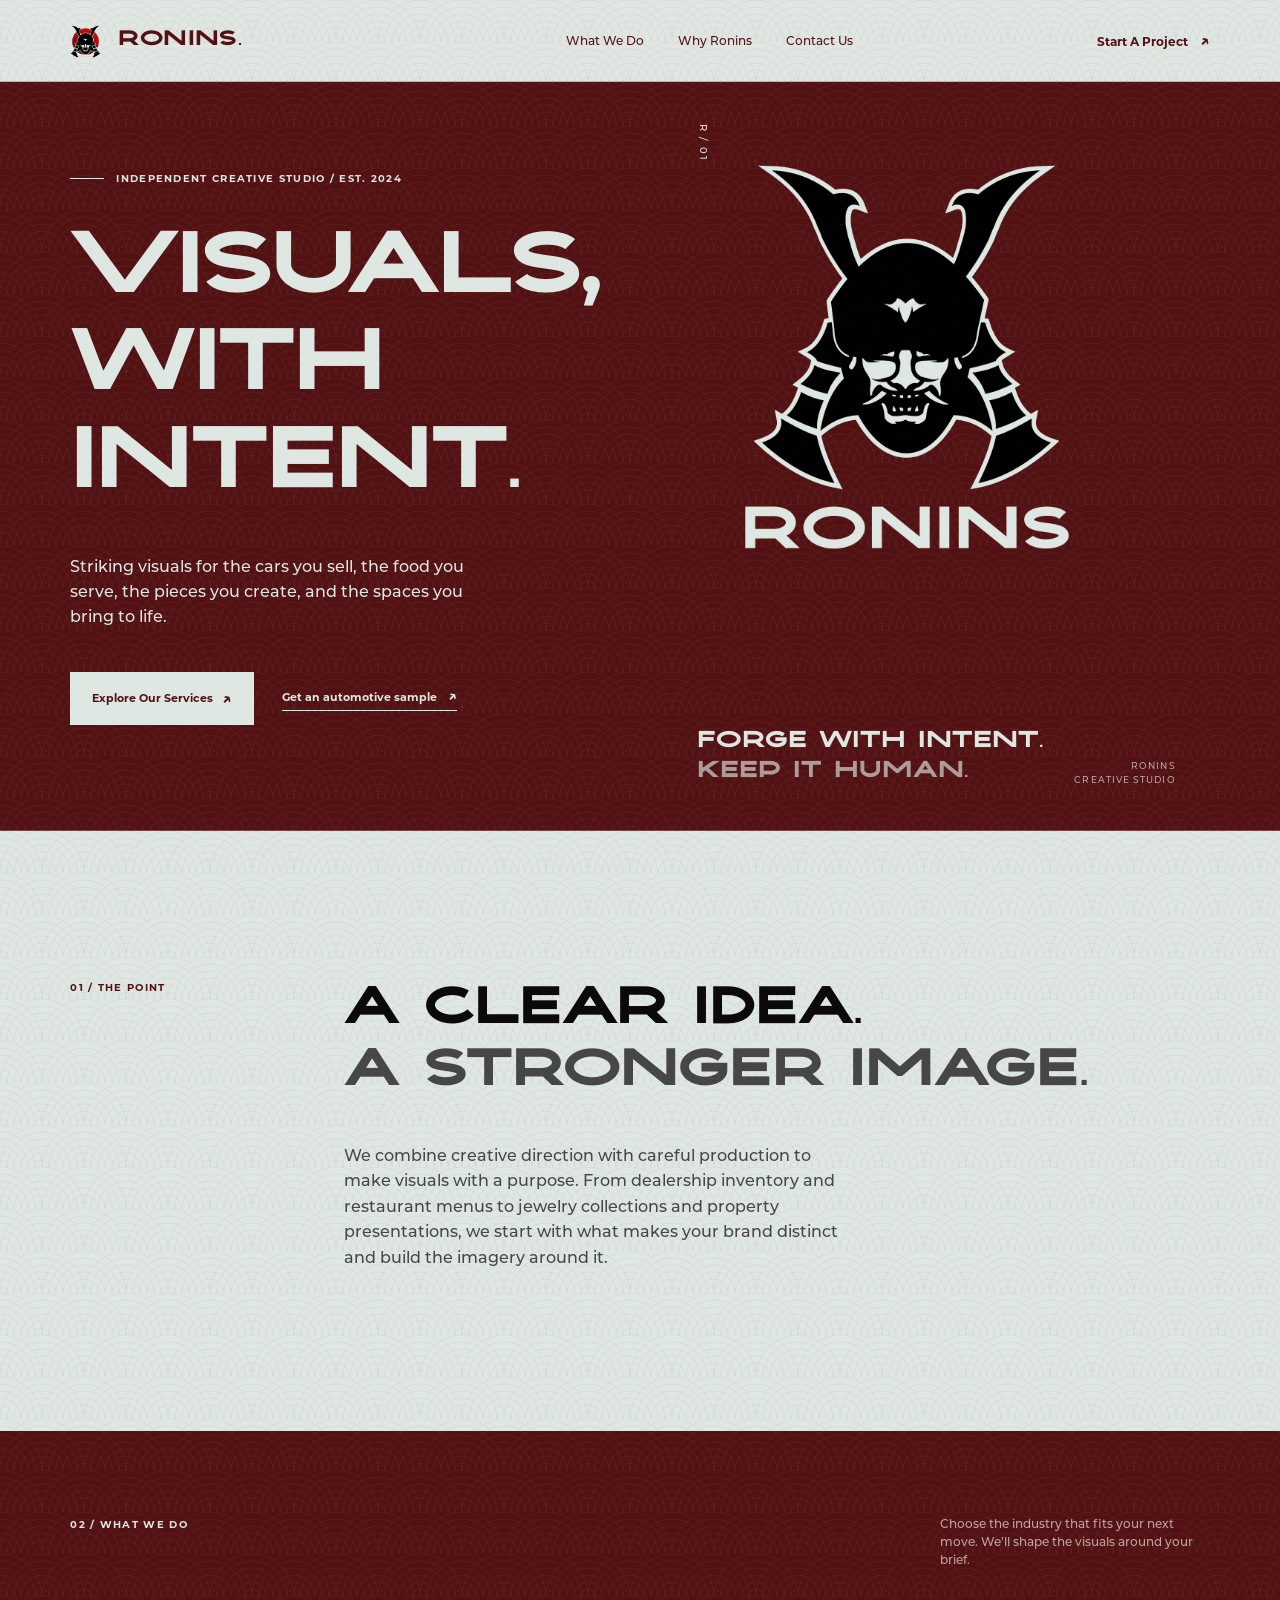
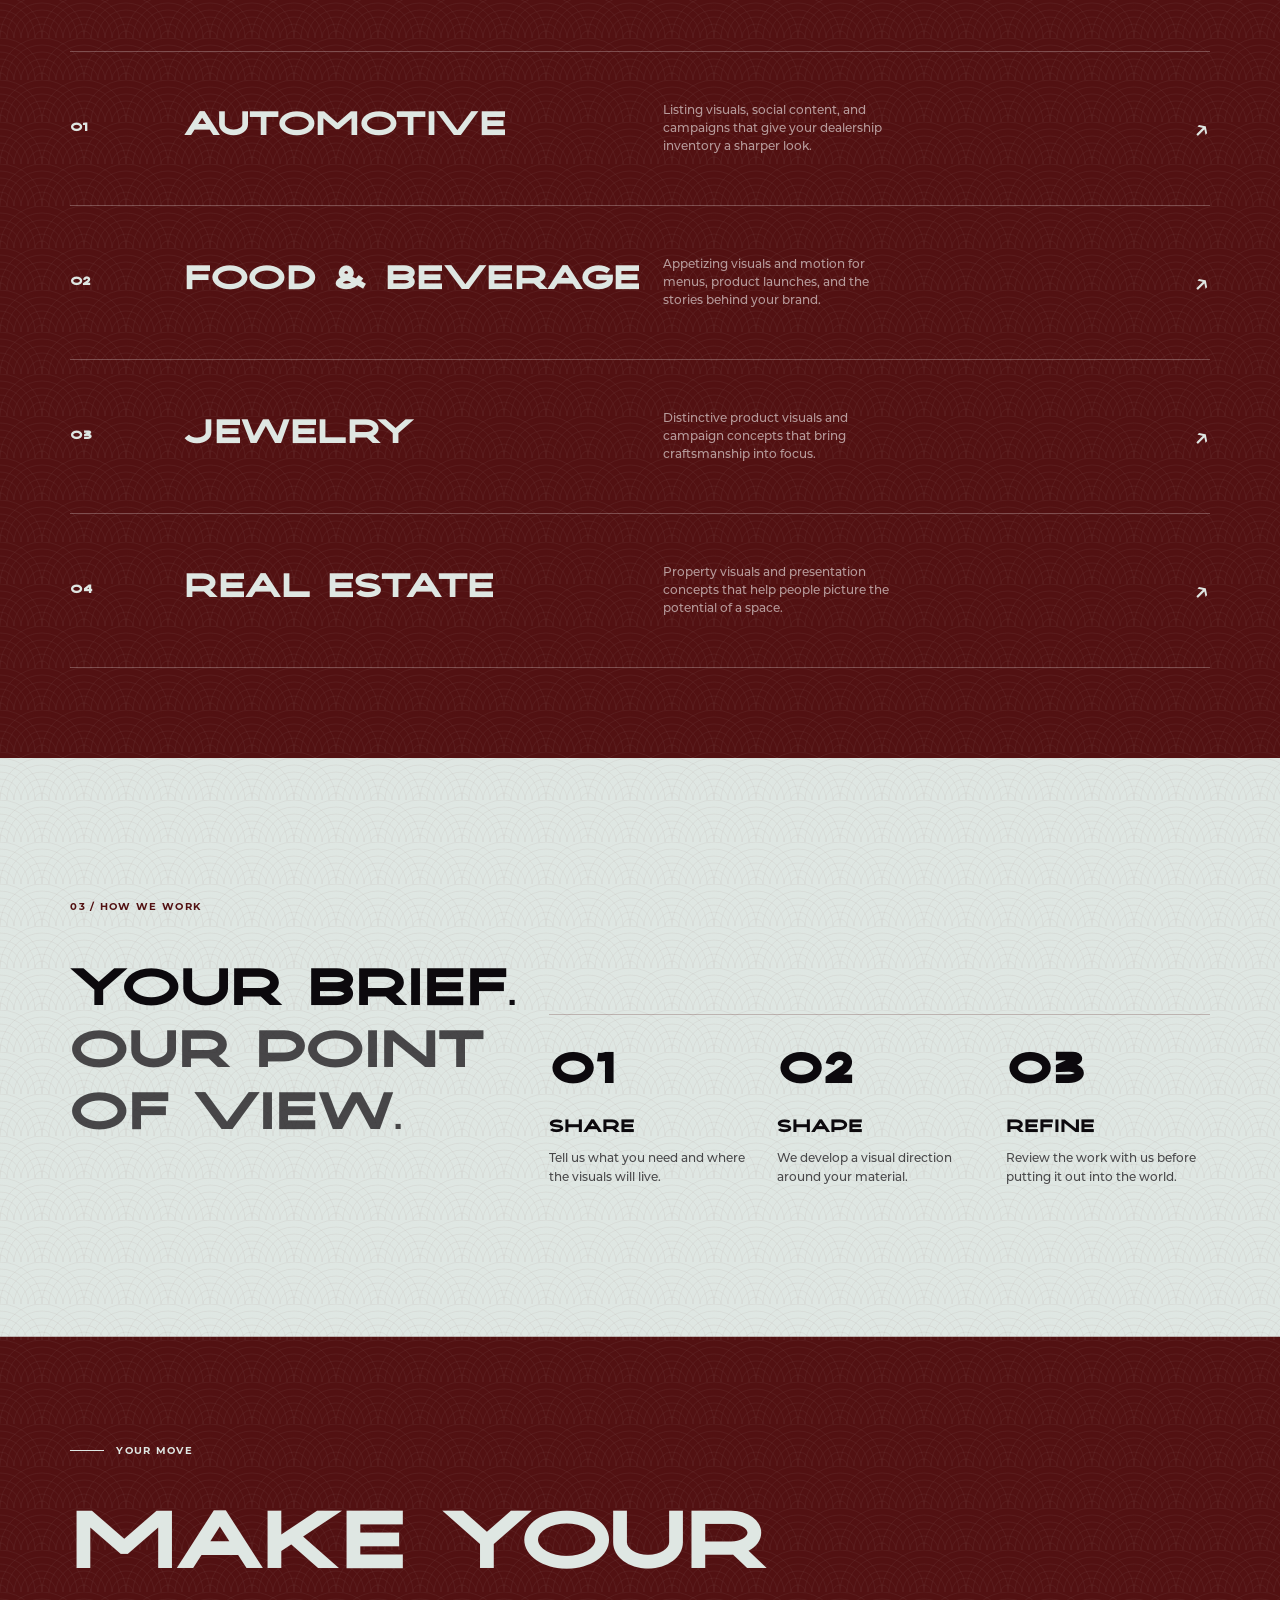
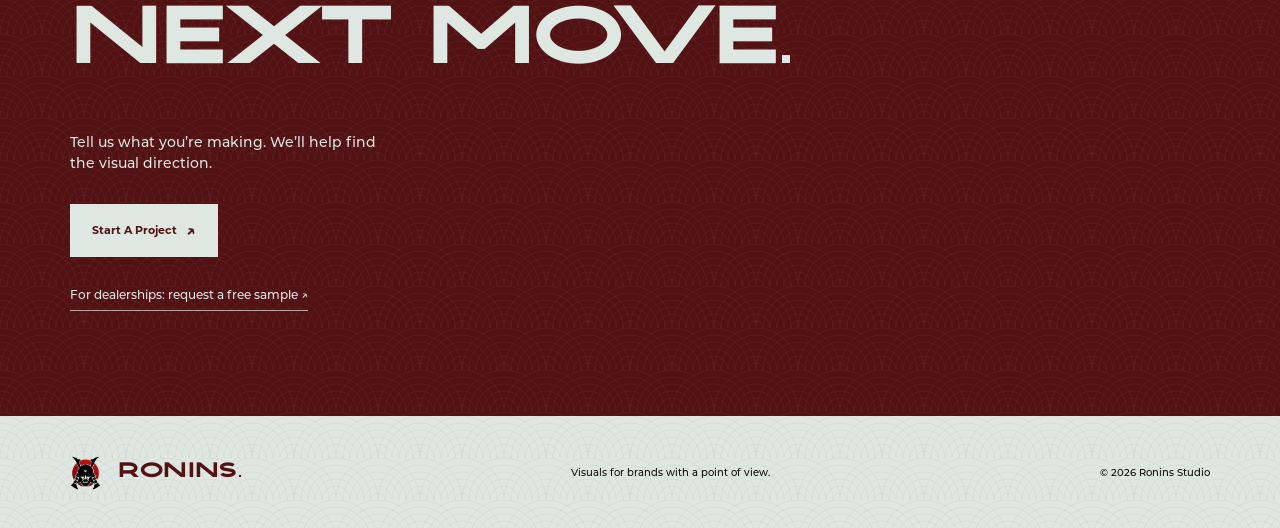
<file: index.html>
<!DOCTYPE html>
<html lang="en">
<head>
  <meta charset="UTF-8">
  <meta name="viewport" content="width=device-width, initial-scale=1.0">
  <meta name="description" content="Ronins creates photos and videos for dealerships, brands, and filmmakers. Explore our services or request an automotive sample.">
  <title>Ronins — Visuals, with intent.</title>
  <link rel="stylesheet" href="style.css">
  <link rel="stylesheet" href="brand.css">
</head>
<body>
  <div class="grain" aria-hidden="true"></div>
  <header class="site-header theme-light">
    <a class="brand" href="#top" aria-label="Ronins home">
      <span class="brand-mark" aria-hidden="true">
        <img src="assets/ronins-mark.png" alt="Samurai logo" width="31" height="31">
      </span>
      <span class="brand-name">RONINS<span class="brand-dot">.</span></span>
    </a>
    <nav class="main-nav" aria-label="Main navigation">
      <a href="#work">What We Do</a>
      <a href="#approach">Why Ronins</a>
      <a href="#contact">Contact Us</a>
    </nav>
    <a class="header-link" href="contact.html">Start A Project <span aria-hidden="true">↗</span></a>
  <details class="site-menu home-menu"><summary>Menu <span aria-hidden="true">+</span></summary><nav aria-label="Industry navigation"><a href="index.html">Home</a><a href="automotive.html">Automotive</a><a href="food-beverage.html">Food &amp; Beverage</a><a href="jewelry.html">Jewelry</a><a href="real-estate.html">Real Estate</a><a href="contact.html">Start a project</a></nav></details></header>

  <main id="top">
    <section class="hero section-pad">
      <div class="hero-copy reveal">
        <p class="eyebrow"><span class="eyebrow-line"></span> Independent creative studio / Est. 2024</p>
        <h1>Visuals, with<br><em>intent.</em></h1>
        <p class="hero-intro">Striking visuals for the cars you sell, the food you serve, the pieces you create, and the spaces you bring to life.</p>
        <div class="hero-actions">
          <a class="button button-red" href="#work">Explore Our Services <span aria-hidden="true">↗</span></a>
          <a class="text-link work-link" href="automotive.html#sample">Get an automotive sample <span aria-hidden="true">↗</span></a>
        </div>
      </div>
      <div class="hero-art reveal reveal-delay" aria-label="Abstract red and black composition">
        <div class="art-vertical">R / 01</div>
        <img class="hero-logo" src="assets/ronins-on-deep-red.png" alt="Official Ronins helmet logo and wordmark">
        <div class="art-caption"><span>Forge with intent.</span><span>Keep it human.</span></div>
        <div class="art-code">RONINS<br>CREATIVE STUDIO<br></div>
      </div>
    </section>

    <section class="statement section-pad theme-light" id="approach">
      <div class="section-kicker">01 / The point</div>
      <div class="statement-content">
        <h2>A clear idea.<br><span>A stronger image.</span></h2>
        <p>We combine creative direction with careful production to make visuals with a purpose. From dealership inventory and restaurant menus to jewelry collections and property presentations, we start with what makes your brand distinct and build the imagery around it.</p>
      </div>
    </section>

    <section class="services section-pad" id="work">
      <div class="services-head">
        <div class="section-kicker">02 / What we do</div>
        <p>Choose the industry that fits your next move. We’ll shape the visuals around your brief.</p>
      </div>
      <div class="service-list">
        <a class="service-item" href="automotive.html"><span class="service-number">01</span><h3>Automotive</h3><p>Listing visuals, social content, and campaigns that give your dealership inventory a sharper look.</p><span class="service-arrow" aria-hidden="true">↗</span></a>
        <a class="service-item" href="food-beverage.html"><span class="service-number">02</span><h3>Food &amp; Beverage</h3><p>Appetizing visuals and motion for menus, product launches, and the stories behind your brand.</p><span class="service-arrow" aria-hidden="true">↗</span></a>
        <a class="service-item" href="jewelry.html"><span class="service-number">03</span><h3>Jewelry</h3><p>Distinctive product visuals and campaign concepts that bring craftsmanship into focus.</p><span class="service-arrow" aria-hidden="true">↗</span></a>
        <a class="service-item" href="real-estate.html"><span class="service-number">04</span><h3>Real Estate</h3><p>Property visuals and presentation concepts that help people picture the potential of a space.</p><span class="service-arrow" aria-hidden="true">↗</span></a>
      </div>
    </section>

    <section class="proof section-pad theme-light" aria-label="How we work">
      <div class="proof-intro">
        <div class="section-kicker">03 / How we work</div>
        <h2>Your brief.<br><span>Our point of view.</span></h2>
      </div>
      <div class="proof-grid">
        <div class="stat"><strong>01</strong><h3>Share</h3><p>Tell us what you need and where the visuals will live.</p></div>
        <div class="stat"><strong>02</strong><h3>Shape</h3><p>We develop a visual direction around your material.</p></div>
        <div class="stat"><strong>03</strong><h3>Refine</h3><p>Review the work with us before putting it out into the world.</p></div>
      </div>
    </section>

    <section class="contact section-pad" id="contact">
      <div class="contact-content">
        <p class="eyebrow"><span class="eyebrow-line"></span> Your move</p>
        <h2>Make your<br>next move.</h2>
        <p>Tell us what you’re making. We’ll help find the visual direction.</p>
        <a class="button button-black" href="contact.html">Start A Project <span>↗</span></a>
        <a class="contact-sample-link" href="automotive.html#sample">For dealerships: request a free sample <span aria-hidden="true">↗</span></a>
      </div>
    </section>
  </main>

  <footer class="site-footer section-pad theme-light">
    <a class="brand" href="#top" aria-label="Ronins home"><span class="brand-mark" aria-hidden="true"><img src="assets/ronins-mark.png" alt="" width="31" height="31"></span><span class="brand-name">RONINS<span class="brand-dot">.</span></span></a>
    <p>Visuals for brands with a point of view.</p>
    <p>© 2026 Ronins Studio</p>
  </footer>
  <script src="script.js"></script>
<script src="navigation.js"></script>
</body>
</html>
</file>
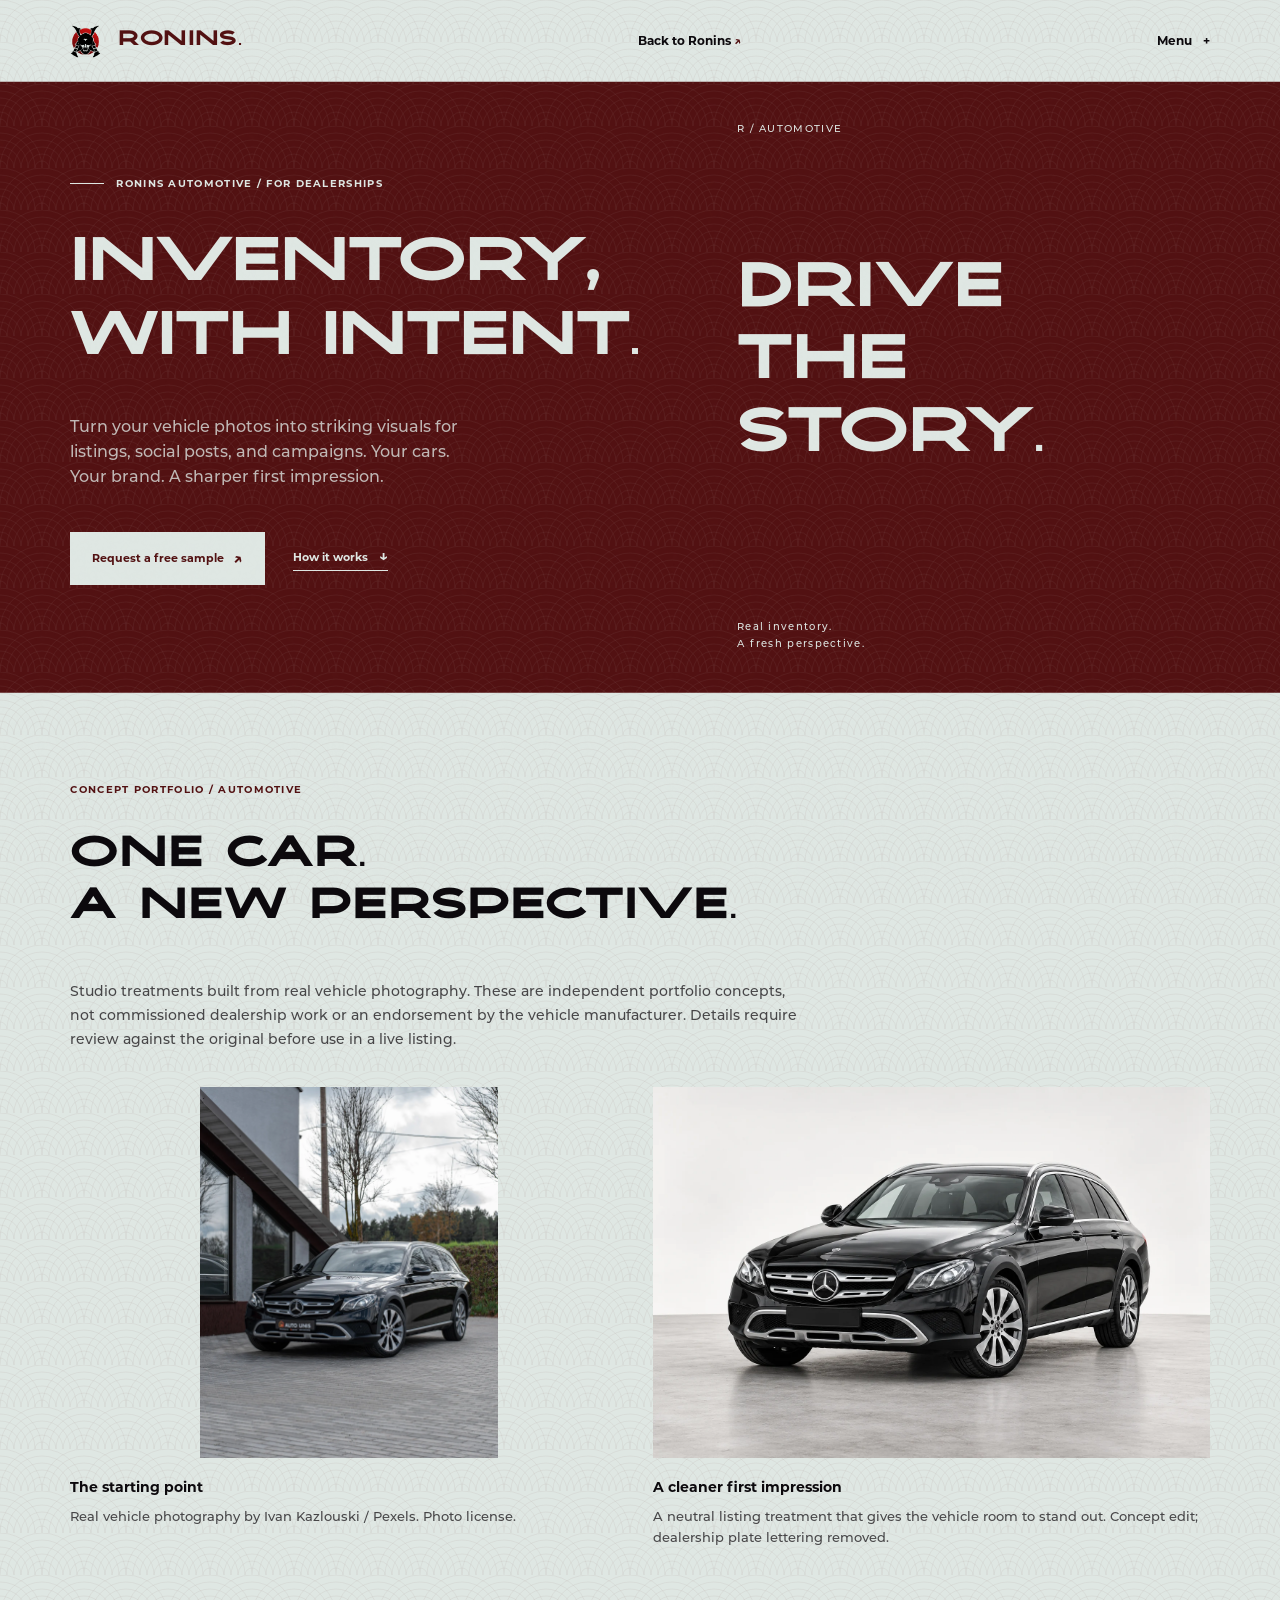
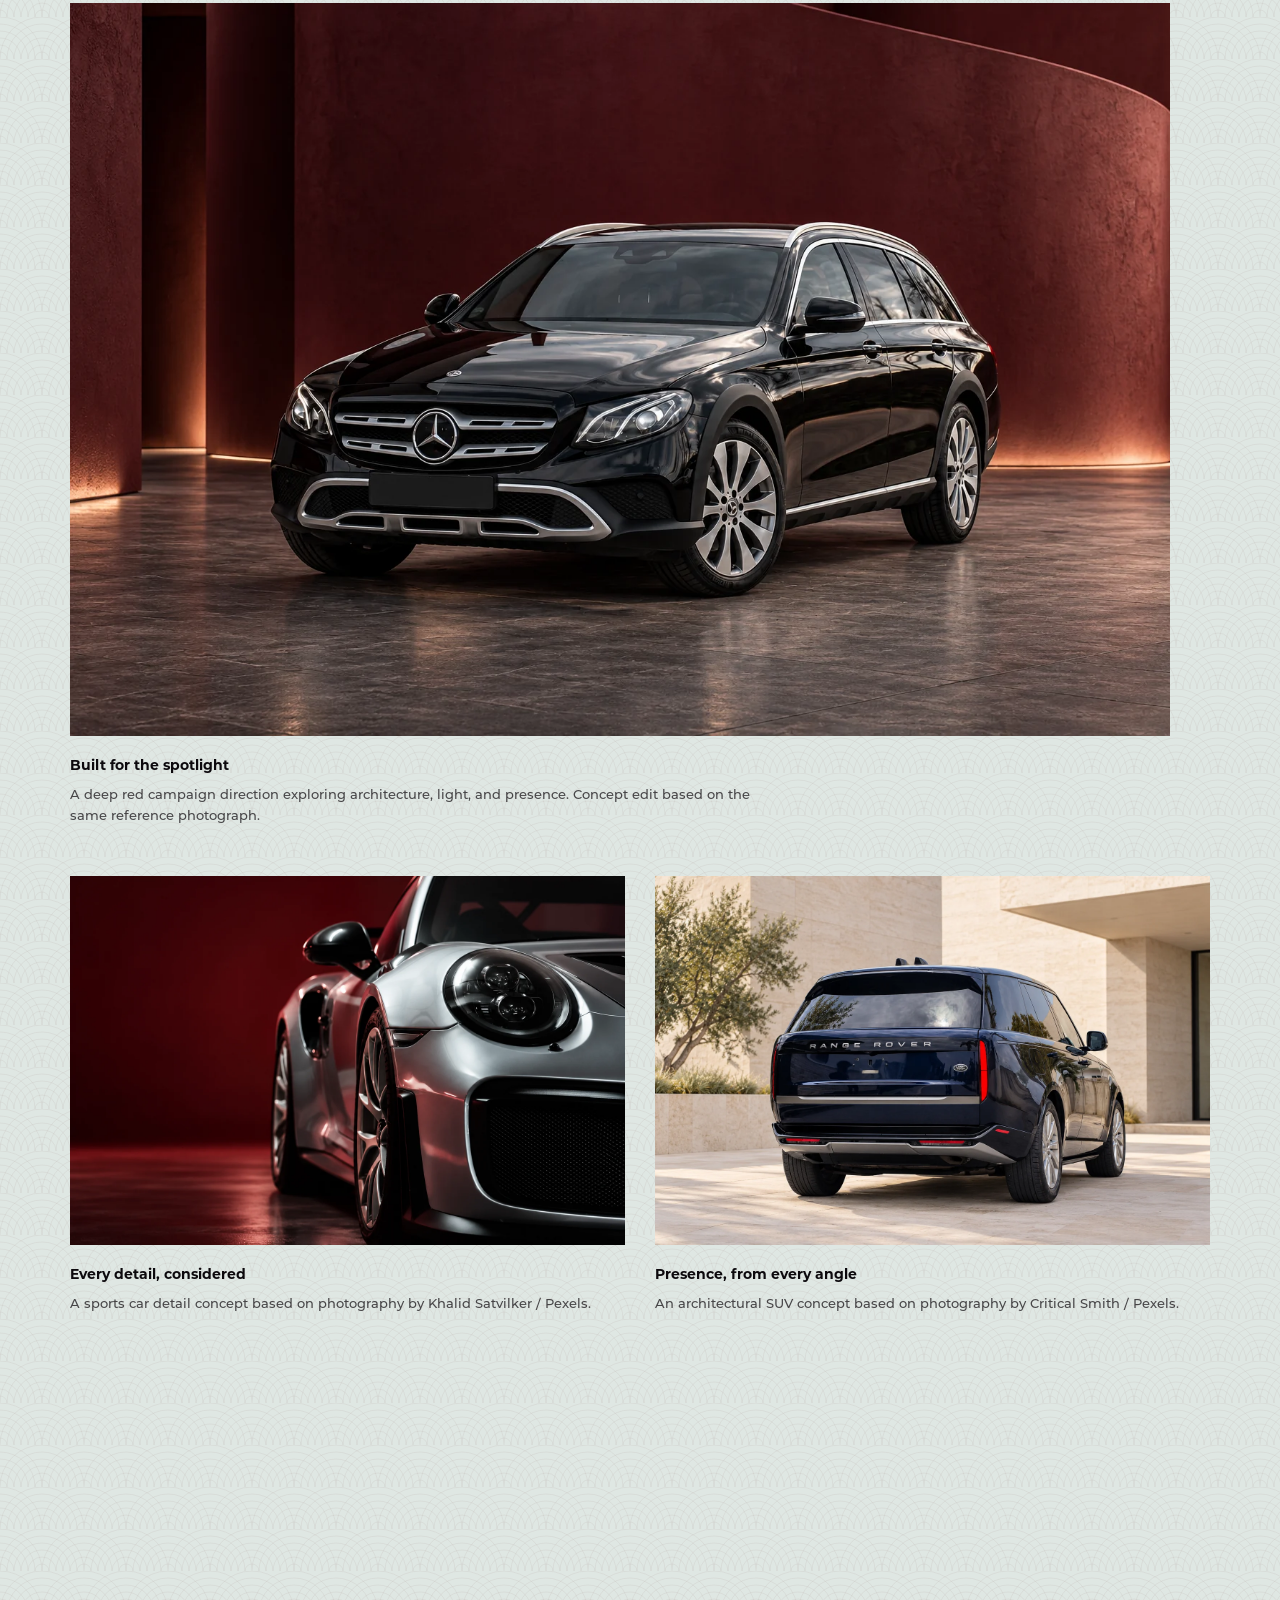
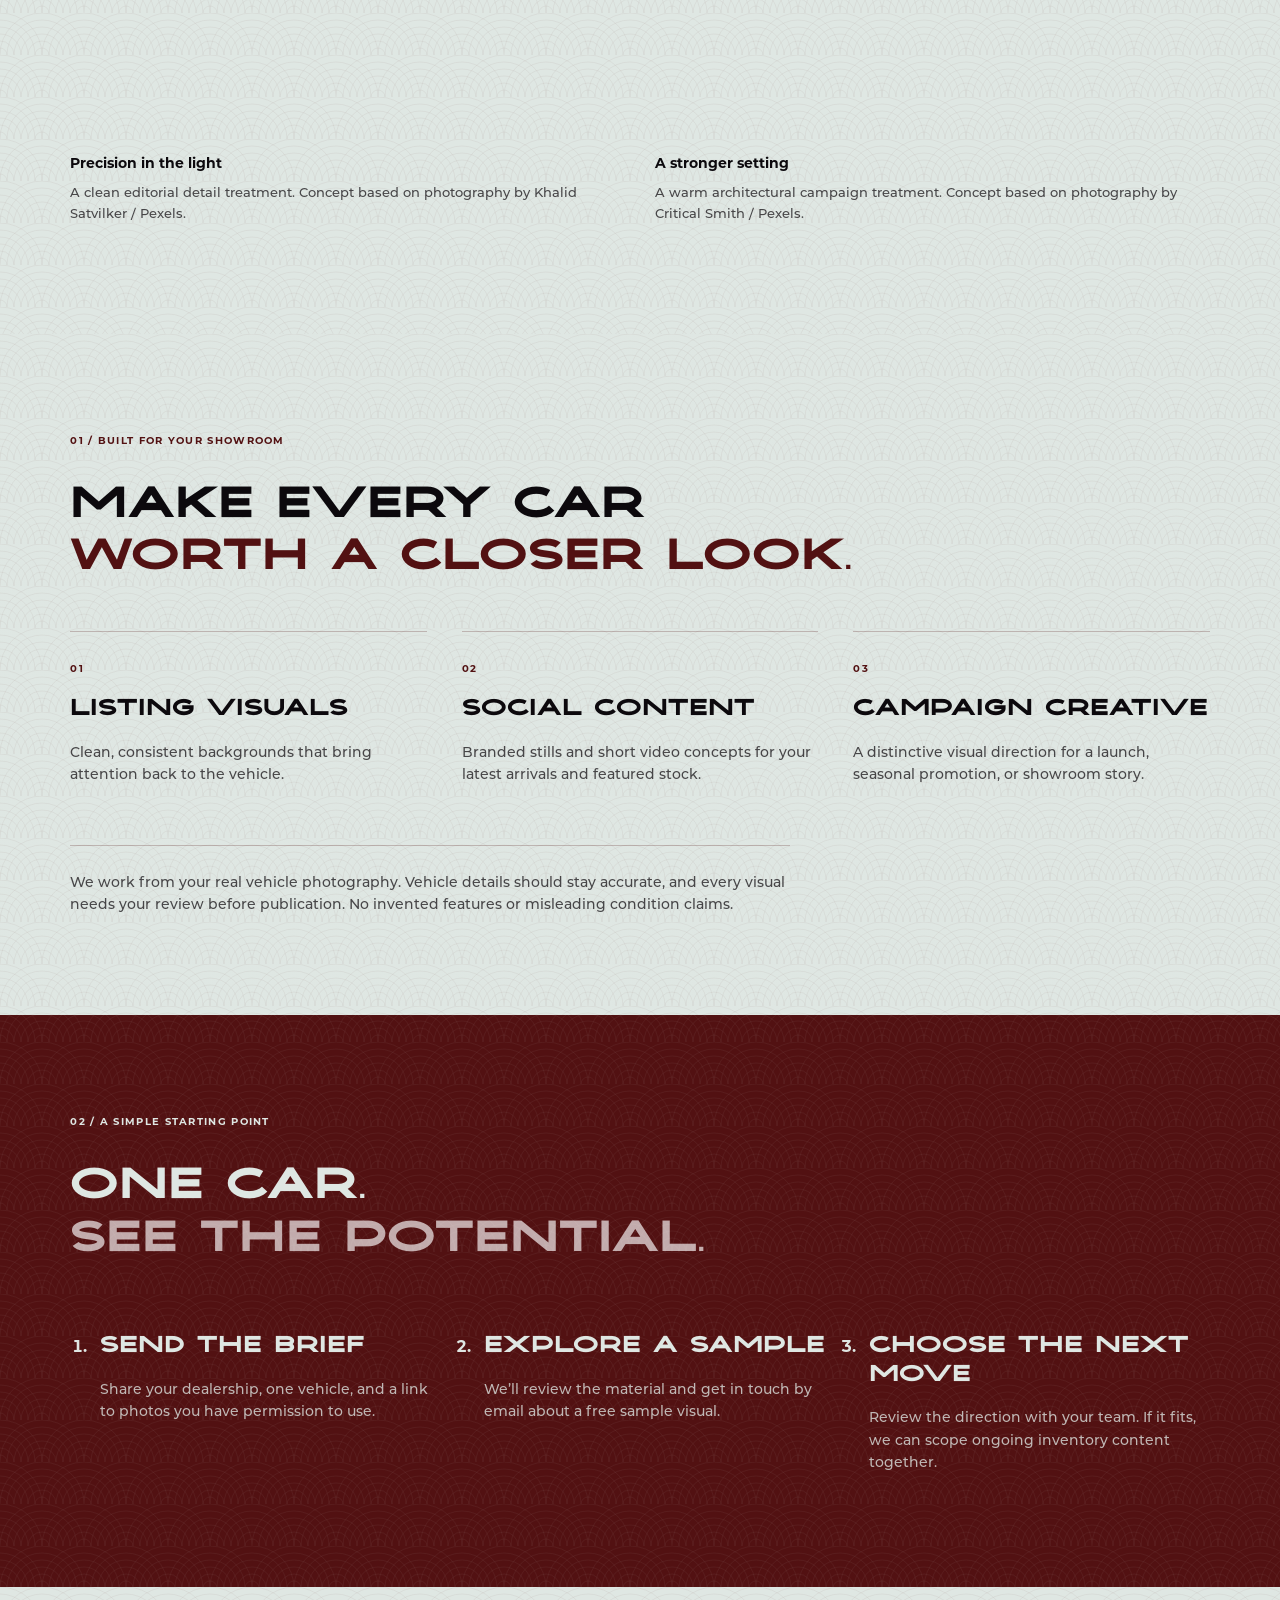
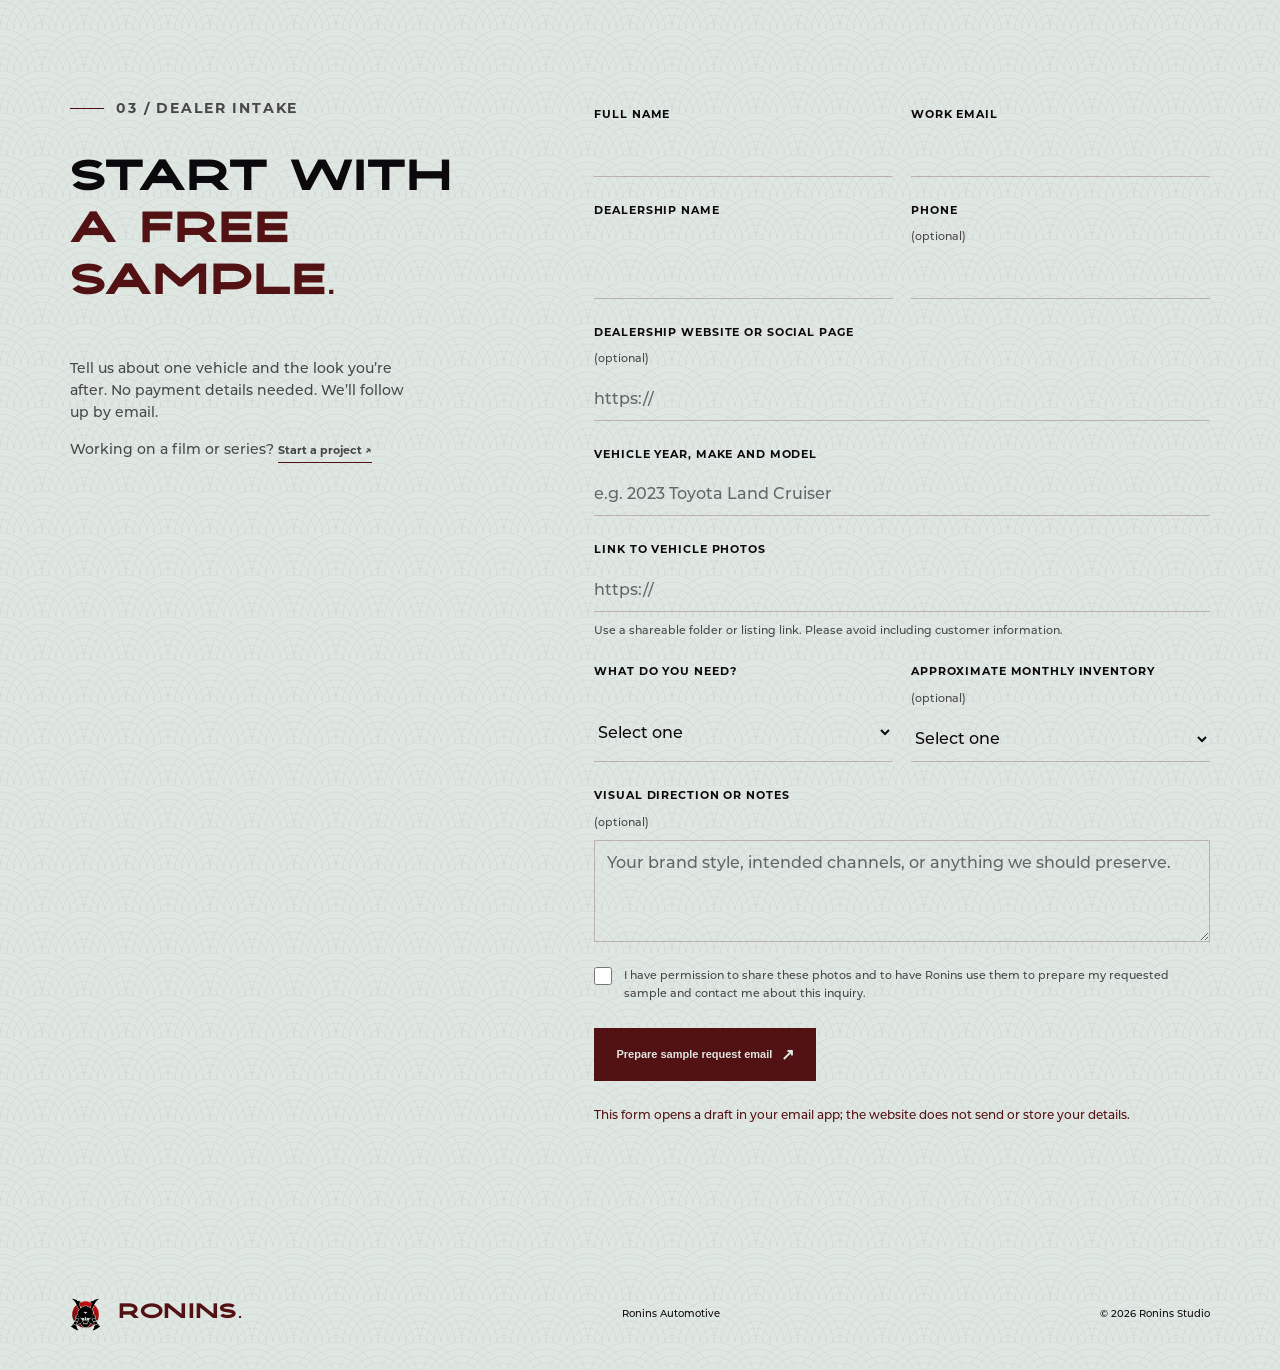
<file: automotive.html>
<!DOCTYPE html>
<html lang="en">
<head>
  <meta charset="UTF-8">
  <meta name="viewport" content="width=device-width, initial-scale=1.0">
  <meta name="description" content="Automotive visuals for dealerships. Request a free sample from Ronins Automotive.">
  <title>Ronins Automotive — Inventory, with intent.</title>
  <link rel="stylesheet" href="style.css">
  <link rel="stylesheet" href="contact.css">
  <link rel="stylesheet" href="automotive.css">

  <link rel="stylesheet" href="brand.css">
</head>
<body class="automotive-page">
<div class="grain" aria-hidden="true"></div>
<header class="site-header theme-light"><a class="brand" href="index.html" aria-label="Ronins home"><span class="brand-mark" aria-hidden="true"><img src="assets/ronins-mark.png" alt="" width="31" height="31"></span><span>RONINS<span class="brand-dot">.</span></span></a><a class="auto-back" href="index.html#work">Back to Ronins <span aria-hidden="true">↗</span></a><details class="site-menu"><summary>Menu <span aria-hidden="true">+</span></summary><nav aria-label="Industry navigation"><a href="index.html">Home</a><a href="automotive.html" aria-current="page">Automotive</a><a href="food-beverage.html">Food &amp; Beverage</a><a href="jewelry.html">Jewelry</a><a href="real-estate.html">Real Estate</a><a href="contact.html">Start a project</a></nav></details></header>
<main>
<section class="auto-hero section-pad">
<div class="auto-hero-copy">
<p class="eyebrow"><span class="eyebrow-line"></span> Ronins Automotive / For dealerships</p>
<h1>Inventory,<br>with <em>intent.</em></h1>
<p class="hero-intro">Turn your vehicle photos into striking visuals for listings, social posts, and campaigns. Your cars. Your brand. A sharper first impression.</p>
<div class="hero-actions"><a class="button button-red" href="#sample">Request a free sample <span aria-hidden="true">↗</span></a><a class="text-link" href="#process">How it works <span aria-hidden="true">↓</span></a></div>
</div>
<div class="auto-art" aria-hidden="true"><p>R / AUTOMOTIVE</p><div class="auto-art-word">DRIVE<br>THE<br><em>STORY.</em></div><p class="auto-art-caption">Real inventory.<br>A fresh perspective.</p></div>
</section>
<section class="portfolio section-pad theme-light" aria-labelledby="portfolio-heading">
<p class="section-kicker">Concept portfolio / Automotive</p><h2 id="portfolio-heading">One car.<br>A new perspective.</h2>
<p class="portfolio-intro">Studio treatments built from real vehicle photography. These are independent portfolio concepts, not commissioned dealership work or an endorsement by the vehicle manufacturer. Details require review against the original before use in a live listing.</p>
<div class="portfolio-pair">
<figure><a class="portfolio-image-link" href="assets/portfolio/automotive-reference.webp" aria-label="View original vehicle photograph full size"><img src="assets/portfolio/automotive-reference.webp" alt="Original photograph of a black Mercedes estate parked outside a building." width="1200" height="1500" loading="lazy" decoding="async" style="object-fit:contain"></a><figcaption><strong>The starting point</strong><span>Real vehicle photography by <a href="https://www.pexels.com/photo/parked-mercedes-benz-car-12152812/">Ivan Kazlouski / Pexels</a>. <a href="https://www.pexels.com/license/">Photo license</a>.</span></figcaption></figure>
<figure><a class="portfolio-image-link" href="assets/portfolio/automotive-listing.webp" aria-label="View listing concept full size"><img src="assets/portfolio/automotive-listing.webp" alt="Black Mercedes estate in a clean off-white studio, a listing visual concept based on the original photograph." width="1536" height="1024" loading="lazy" decoding="async"></a><figcaption><strong>A cleaner first impression</strong><span>A neutral listing treatment that gives the vehicle room to stand out. Concept edit; dealership plate lettering removed.</span></figcaption></figure>
</div>
<figure class="portfolio-feature"><a class="portfolio-image-link" href="assets/portfolio/automotive-campaign.webp" aria-label="View campaign concept full size"><img src="assets/portfolio/automotive-campaign.webp" alt="Black Mercedes estate against a deep burgundy architectural backdrop, an independent campaign concept." width="1536" height="1024" loading="lazy" decoding="async"></a><figcaption><strong>Built for the spotlight</strong><span>A deep red campaign direction exploring architecture, light, and presence. Concept edit based on the same reference photograph.</span></figcaption></figure>
<div class="portfolio-gallery"><figure><a class="portfolio-image-link" href="assets/portfolio/automotive-porsche.webp" aria-label="View Porsche detail concept full size"><img src="assets/portfolio/automotive-porsche.webp" alt="Silver Porsche headlight and front quarter against a deep burgundy studio backdrop." width="1536" height="1024" loading="lazy" decoding="async"></a><figcaption><strong>Every detail, considered</strong><span>A sports car detail concept based on <a href="https://www.pexels.com/photo/black-and-silver-porsche-911-6166025/">photography by Khalid Satvilker / Pexels</a>.</span></figcaption></figure><figure><a class="portfolio-image-link" href="assets/portfolio/automotive-rover.webp" aria-label="View Range Rover concept full size"><img src="assets/portfolio/automotive-rover.webp" alt="Dark navy Range Rover rear three-quarter view in a pale limestone architectural setting." width="1536" height="1024" loading="lazy" decoding="async"></a><figcaption><strong>Presence, from every angle</strong><span>An architectural SUV concept based on <a href="https://www.pexels.com/photo/sleek-range-rover-suv-on-urban-street-36646945/">photography by Critical Smith / Pexels</a>.</span></figcaption></figure></div><div class="portfolio-gallery"><figure><a class="portfolio-image-link" href="assets/portfolio/automotive-porsche-light.webp" aria-label="View Precision in the light full size"><img src="assets/portfolio/automotive-porsche-light.webp" alt="Silver Porsche front-quarter detail in an off-white studio." width="1536" height="1024" loading="lazy" decoding="async"></a><figcaption><strong>Precision in the light</strong><span>A clean editorial detail treatment. Concept based on <a href="https://www.pexels.com/photo/black-and-silver-porsche-911-6166025/">photography by Khalid Satvilker / Pexels</a>.</span></figcaption></figure><figure><a class="portfolio-image-link" href="assets/portfolio/automotive-rover-red.webp" aria-label="View A stronger setting full size"><img src="assets/portfolio/automotive-rover-red.webp" alt="Navy Range Rover in a deep red architectural courtyard." width="1536" height="1024" loading="lazy" decoding="async"></a><figcaption><strong>A stronger setting</strong><span>A warm architectural campaign treatment. Concept based on <a href="https://www.pexels.com/photo/sleek-range-rover-suv-on-urban-street-36646945/">photography by Critical Smith / Pexels</a>.</span></figcaption></figure></div></section>
<section class="auto-offer section-pad theme-light">
<p class="section-kicker">01 / Built for your showroom</p>
<h2>Make every car<br><em>worth a closer look.</em></h2>
<div class="auto-grid">
<article><span class="section-kicker">01</span><h3>Listing visuals</h3><p>Clean, consistent backgrounds that bring attention back to the vehicle.</p></article>
<article><span class="section-kicker">02</span><h3>Social content</h3><p>Branded stills and short video concepts for your latest arrivals and featured stock.</p></article>
<article><span class="section-kicker">03</span><h3>Campaign creative</h3><p>A distinctive visual direction for a launch, seasonal promotion, or showroom story.</p></article>
</div>
<p class="auto-note">We work from your real vehicle photography. Vehicle details should stay accurate, and every visual needs your review before publication. No invented features or misleading condition claims.</p>
</section>
<section class="auto-process section-pad" id="process">
<p class="section-kicker">02 / A simple starting point</p><h2>One car.<br><span>See the potential.</span></h2>
<ol class="auto-grid"><li><h3>Send the brief</h3><p>Share your dealership, one vehicle, and a link to photos you have permission to use.</p></li><li><h3>Explore a sample</h3><p>We’ll review the material and get in touch by email about a free sample visual.</p></li><li><h3>Choose the next move</h3><p>Review the direction with your team. If it fits, we can scope ongoing inventory content together.</p></li></ol>
</section>
<section class="form-page section-pad auto-intake theme-light" id="sample">
<div class="form-intro"><p class="eyebrow"><span class="eyebrow-line"></span> 03 / Dealer intake</p><h2>Start with<br><em>a free sample.</em></h2><p>Tell us about one vehicle and the look you’re after. No payment details needed. We’ll follow up by email.</p><p>Working on a film or series? <a class="text-link" href="contact.html">Start a project ↗</a></p></div>
<form class="project-form" name="automotive-sample" action="mailto:ramezazar.raa@gmail.com,tony.abrjeily@gmail.com" method="post" enctype="text/plain">
<label>Full name<input name="name" autocomplete="name" maxlength="150" required></label>
<label>Work email<input name="email" type="email" autocomplete="email" maxlength="254" required></label>
<label>Dealership name<input name="dealership" autocomplete="organization" maxlength="200" required></label>
<label>Phone <span>(optional)</span><input name="phone" type="tel" autocomplete="tel" maxlength="50"></label>
<label class="full-width">Dealership website or social page <span>(optional)</span><input name="dealerUrl" type="url" placeholder="https://" maxlength="500"></label>
<label class="full-width">Vehicle year, make and model<input name="vehicle" placeholder="e.g. 2023 Toyota Land Cruiser" maxlength="200" required></label>
<label class="full-width">Link to vehicle photos<input name="photoUrl" type="url" placeholder="https://" aria-describedby="photo-help" maxlength="500" required><span id="photo-help">Use a shareable folder or listing link. Please avoid including customer information.</span></label>
<label>What do you need?<select name="service" required><option value="">Select one</option><option>Listing visuals</option><option>Social content</option><option>Campaign creative</option><option>Not sure yet</option></select></label>
<label>Approximate monthly inventory <span>(optional)</span><select name="inventory"><option value="">Select one</option><option>1–10 vehicles</option><option>11–30 vehicles</option><option>31–100 vehicles</option><option>100+ vehicles</option></select></label>
<label class="full-width">Visual direction or notes <span>(optional)</span><textarea name="message" rows="4" maxlength="400" placeholder="Your brand style, intended channels, or anything we should preserve."></textarea></label>
<label class="full-width auto-consent"><input name="permission" type="checkbox" value="yes" required><span>I have permission to share these photos and to have Ronins use them to prepare my requested sample and contact me about this inquiry.</span></label>
<button class="button button-red full-width" type="submit">Prepare sample request email <span aria-hidden="true">↗</span></button>
<p class="form-status full-width" role="status" aria-live="polite">This form opens a draft in your email app; the website does not send or store your details.</p>
<noscript><p>JavaScript is off. Email your sample request directly to <a href="mailto:ramezazar.raa@gmail.com,tony.abrjeily@gmail.com">ramezazar.raa@gmail.com,tony.abrjeily@gmail.com</a>.</p></noscript>
</form>
</section>
</main>
<footer class="site-footer section-pad theme-light"><a class="brand" href="index.html" aria-label="Ronins home"><span class="brand-mark" aria-hidden="true"><img src="assets/ronins-mark.png" alt="" width="31" height="31"></span><span>RONINS<span class="brand-dot">.</span></span></a><p>Ronins Automotive</p><p>© 2026 Ronins Studio</p></footer>
<script src="automotive.js"></script>
<script src="navigation.js"></script>
</body>
</html>
</file>
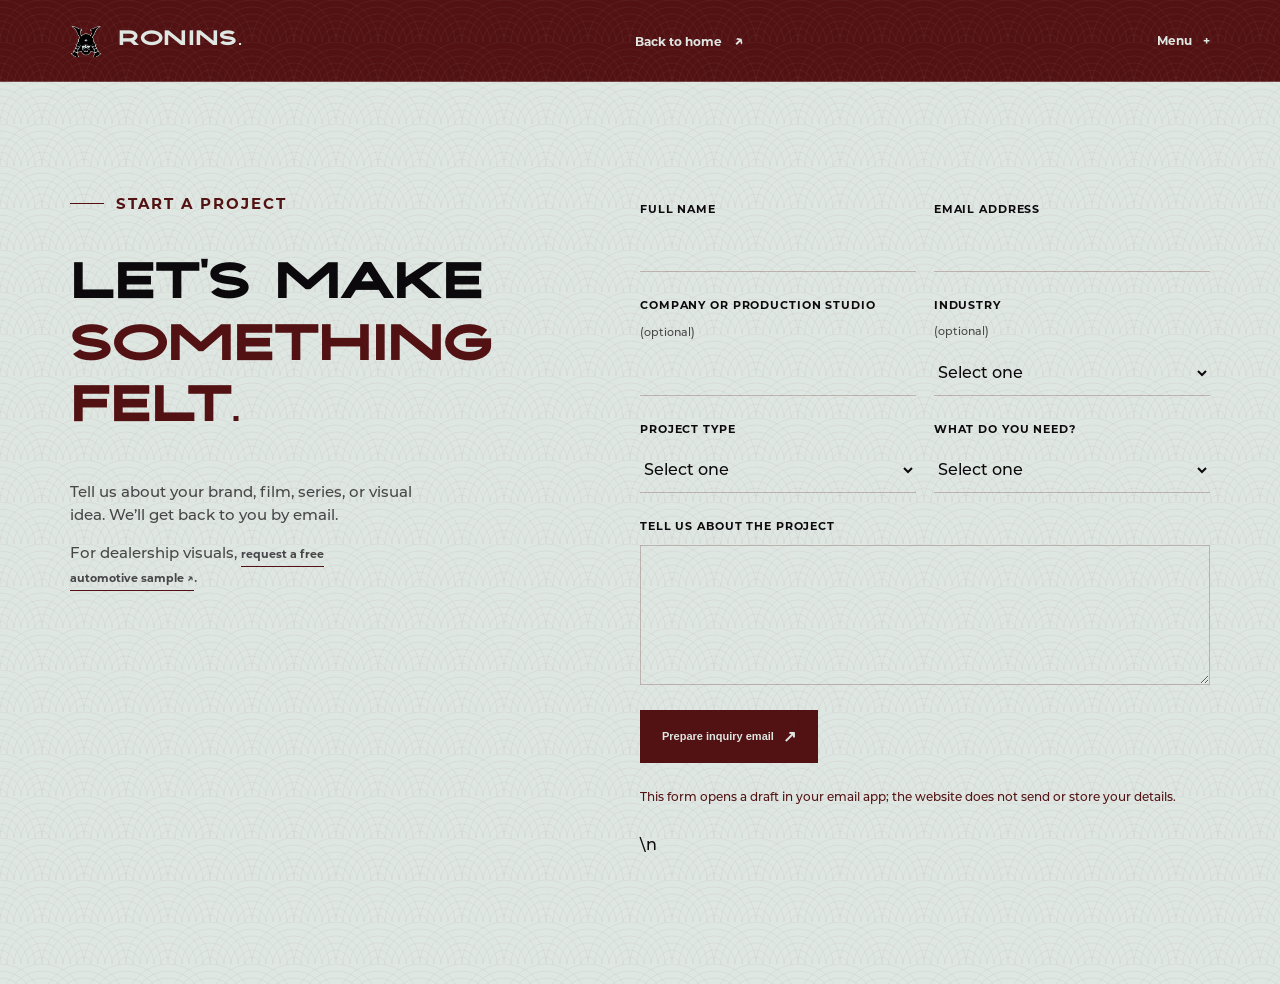
<file: contact.html>
<!DOCTYPE html>
<html lang="en">
<head>
  <meta charset="UTF-8">
  <meta name="viewport" content="width=device-width, initial-scale=1.0">
  <meta name="description" content="Tell Ronins about your photo, video, brand, film, or series project.">
  <title>Ronins - Start a project</title>
  <link rel="stylesheet" href="style.css">
  <link rel="stylesheet" href="contact.css">
  <link rel="stylesheet" href="brand.css">
</head>
<body>
  <div class="grain" aria-hidden="true"></div>
  <header class="site-header">
    <a class="brand" href="index.html" aria-label="Ronins home">
      <span class="brand-mark" aria-hidden="true"><img src="assets/ronins-on-deep-red.png" alt="" width="31" height="31"></span>
      <span class="brand-name">RONINS<span class="brand-dot">.</span></span>
    </a>
    <a class="header-link" href="index.html">Back to home <span aria-hidden="true">↗</span></a>
  <details class="site-menu"><summary>Menu <span aria-hidden="true">+</span></summary><nav aria-label="Industry navigation"><a href="index.html">Home</a><a href="automotive.html">Automotive</a><a href="food-beverage.html">Food &amp; Beverage</a><a href="jewelry.html">Jewelry</a><a href="real-estate.html">Real Estate</a><a href="contact.html" aria-current="page">Start a project</a></nav></details></header>

  <main class="form-page section-pad theme-light">
    <div class="form-intro">
      <p class="eyebrow"><span class="eyebrow-line"></span> Start a project</p>
      <h1>Let’s make<br><em>something felt.</em></h1>
      <p>Tell us about your brand, film, series, or visual idea. We’ll get back to you by email.</p>
      <p class="dealer-route">For dealership visuals, <a class="text-link" href="automotive.html#sample">request a free automotive sample ↗</a>.</p>
    </div>
    <form class="project-form" name="project-inquiry" action="mailto:ramezazar.raa@gmail.com,tony.abrjeily@gmail.com" method="post" enctype="text/plain">
      <label>Full name<input name="name" type="text" autocomplete="name" required></label>
      <label>Email address<input name="email" type="email" autocomplete="email" required></label>
      <label>Company or production studio <span>(optional)</span><input name="company" type="text" autocomplete="organization"></label>
      <label>Industry <span>(optional)</span>
        <select name="industry"><option value="">Select one</option><option>Automotive</option><option>Food &amp; Beverage</option><option>Jewelry</option><option>Real Estate</option><option>Film &amp; Series</option><option>Other</option></select>
      </label>
      <label>Project type
        <select name="projectType" required>
          <option value="">Select one</option>
          <option>Feature film</option>
          <option>Series</option>
          <option>Commercial</option>
          <option>Brand content</option>
          <option>Other</option>
        </select>
      </label>
      <label>What do you need?
        <select name="service" required>
          <option value="">Select one</option>
          <option>Photography &amp; Visuals</option>
          <option>Video &amp; Motion</option>
          <option>Story worlds</option>
          <option>Not sure yet</option>
        </select>
      </label>
      <label class="full-width">Tell us about the project<textarea name="message" rows="6" maxlength="800" required></textarea></label>
      <button class="button button-black full-width" type="submit">Prepare inquiry email <span>↗</span></button>
      <p class="form-status full-width" role="status" aria-live="polite">This form opens a draft in your email app; the website does not send or store your details.</p>
    <noscript><p class="full-width">JavaScript is off. You can email your inquiry directly to <a href="mailto:ramezazar.raa@gmail.com,tony.abrjeily@gmail.com">ramezazar.raa@gmail.com,tony.abrjeily@gmail.com</a>.</p></noscript>\n    </form>
  </main>
  <script src="contact.js"></script>
<script src="navigation.js"></script>
</body>
</html>
</file>
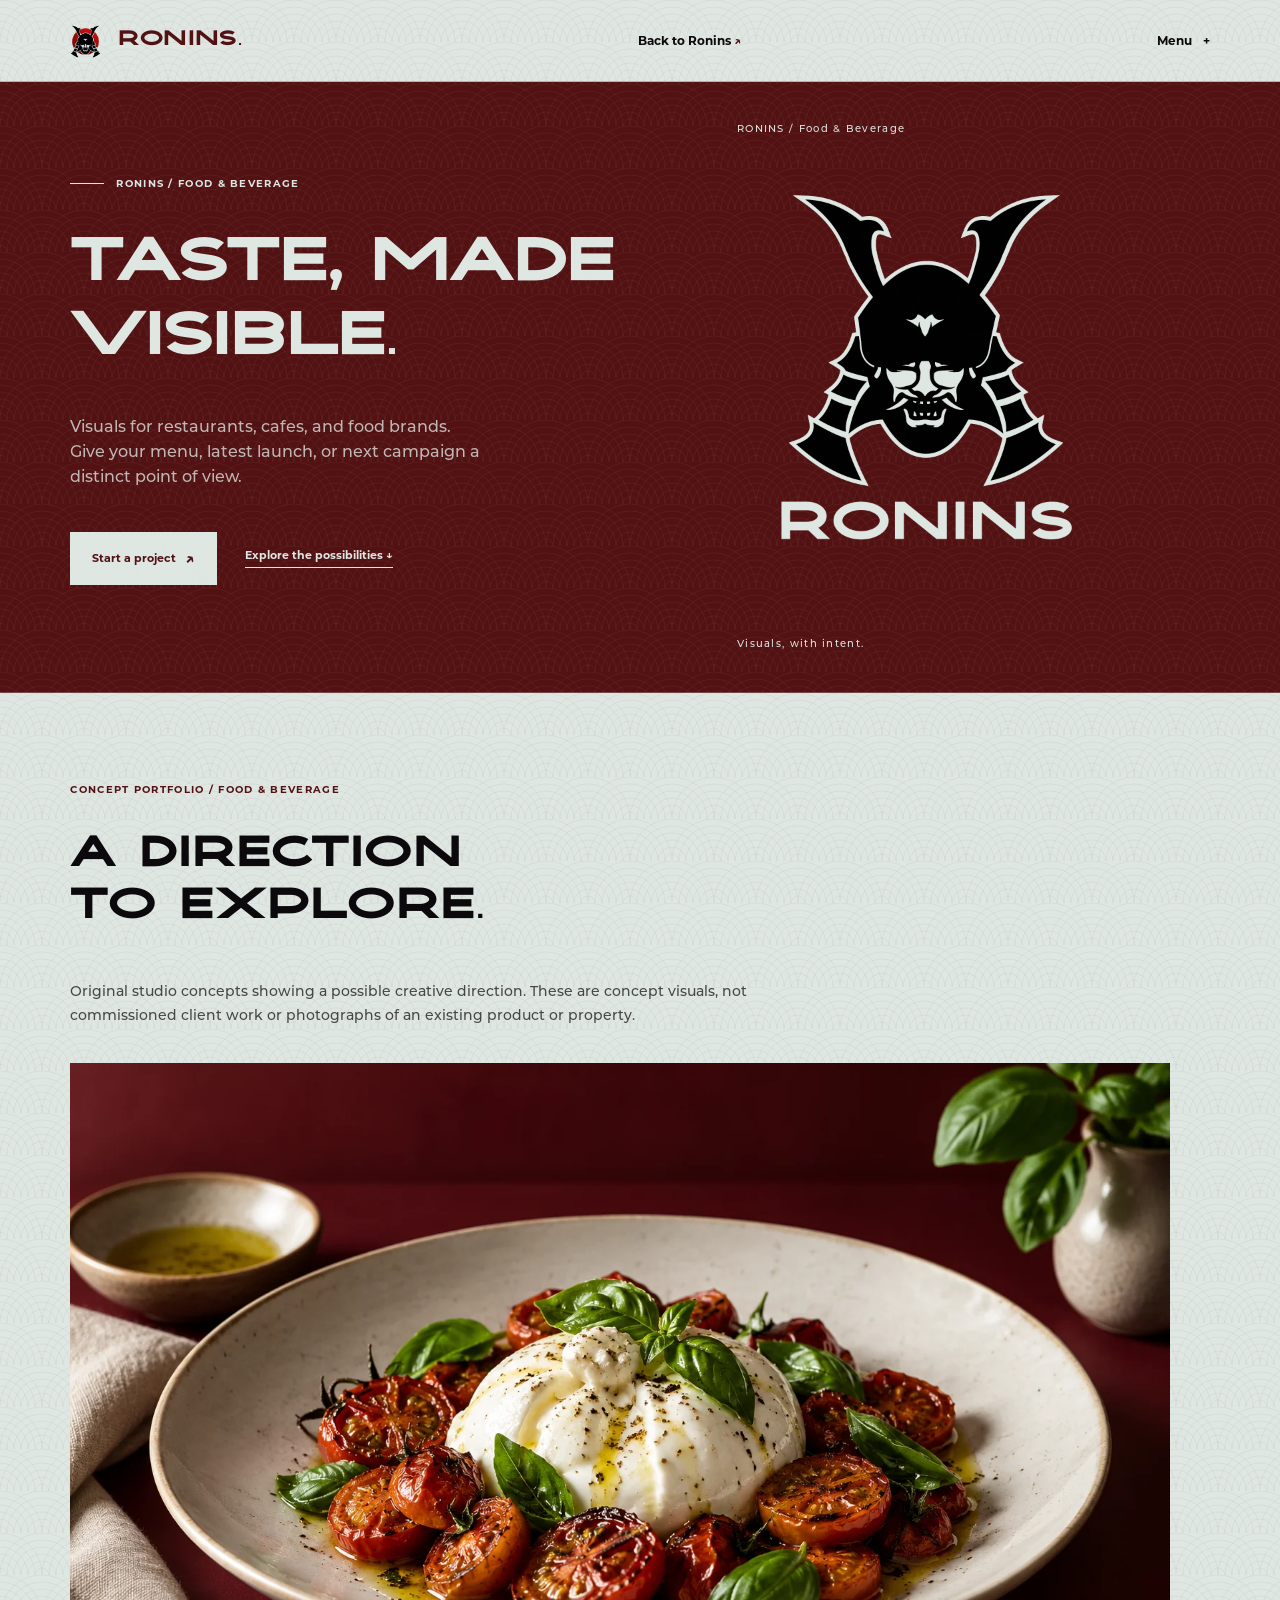
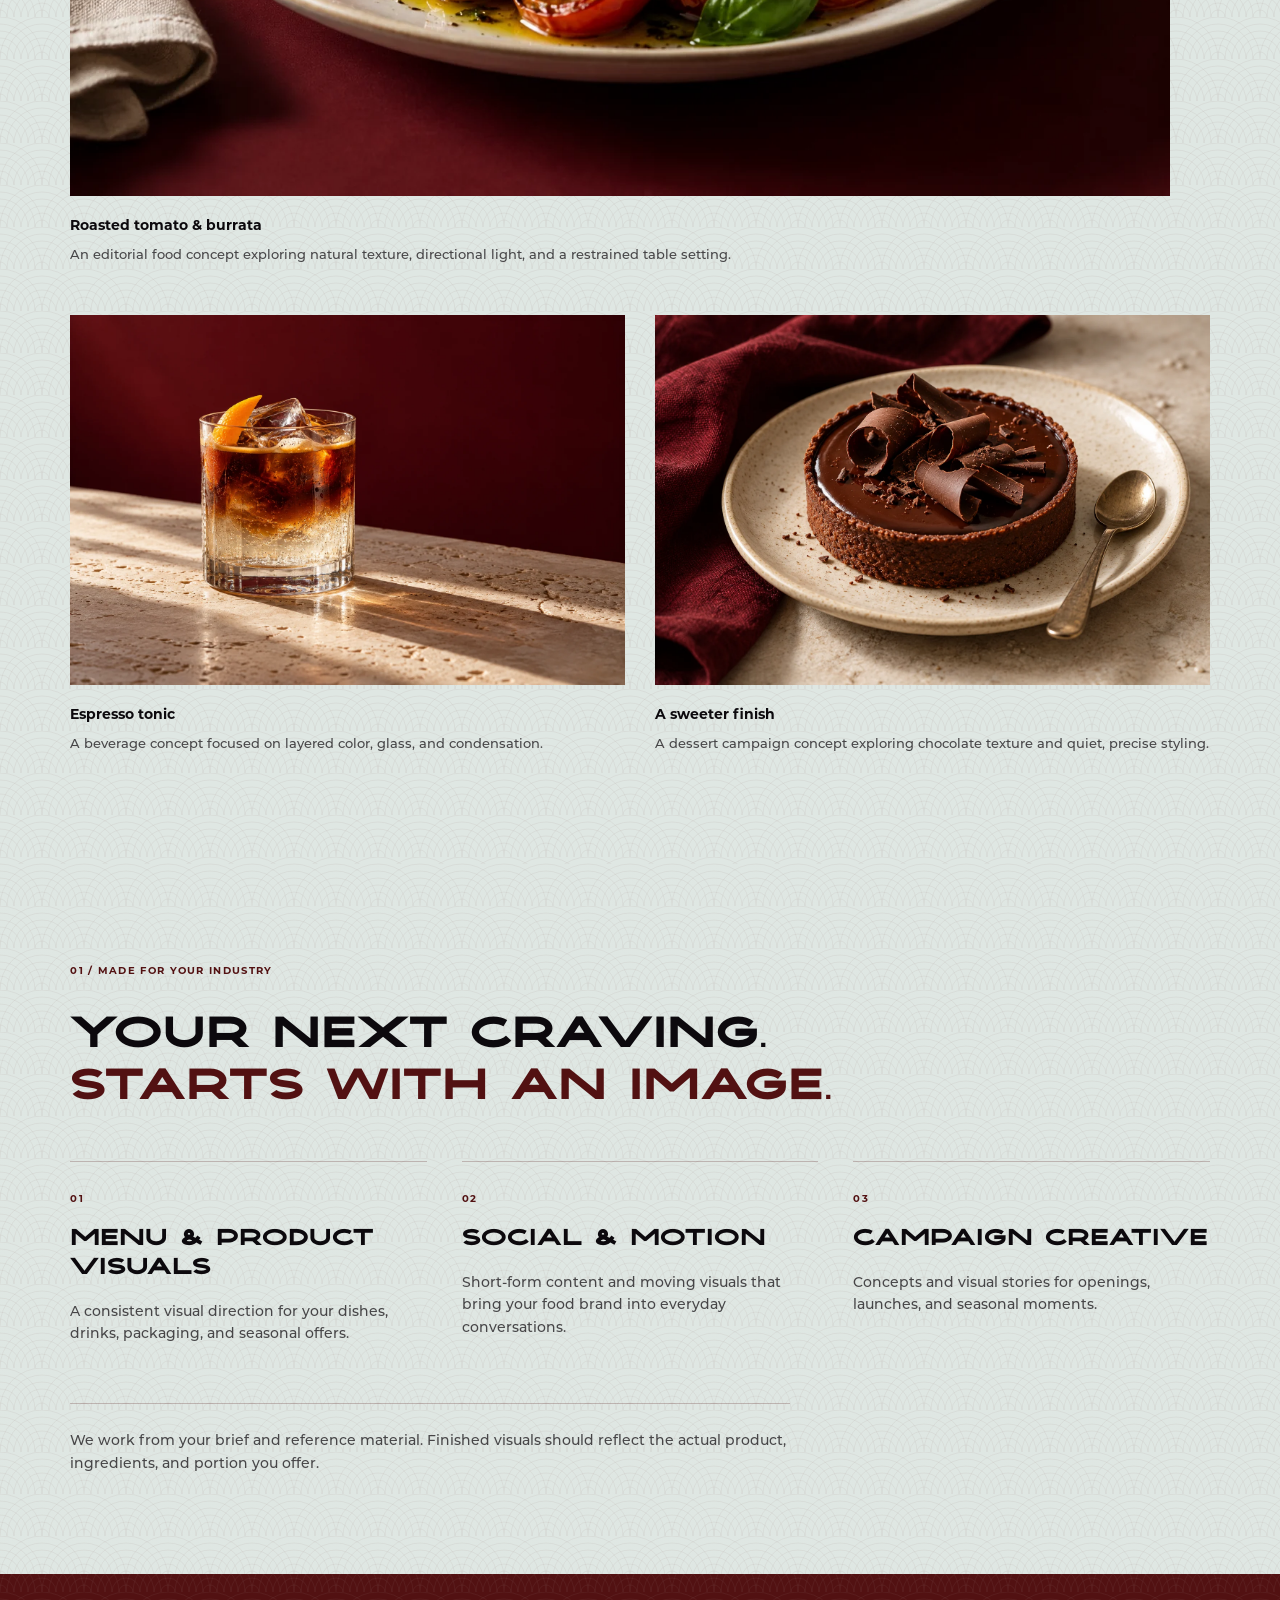
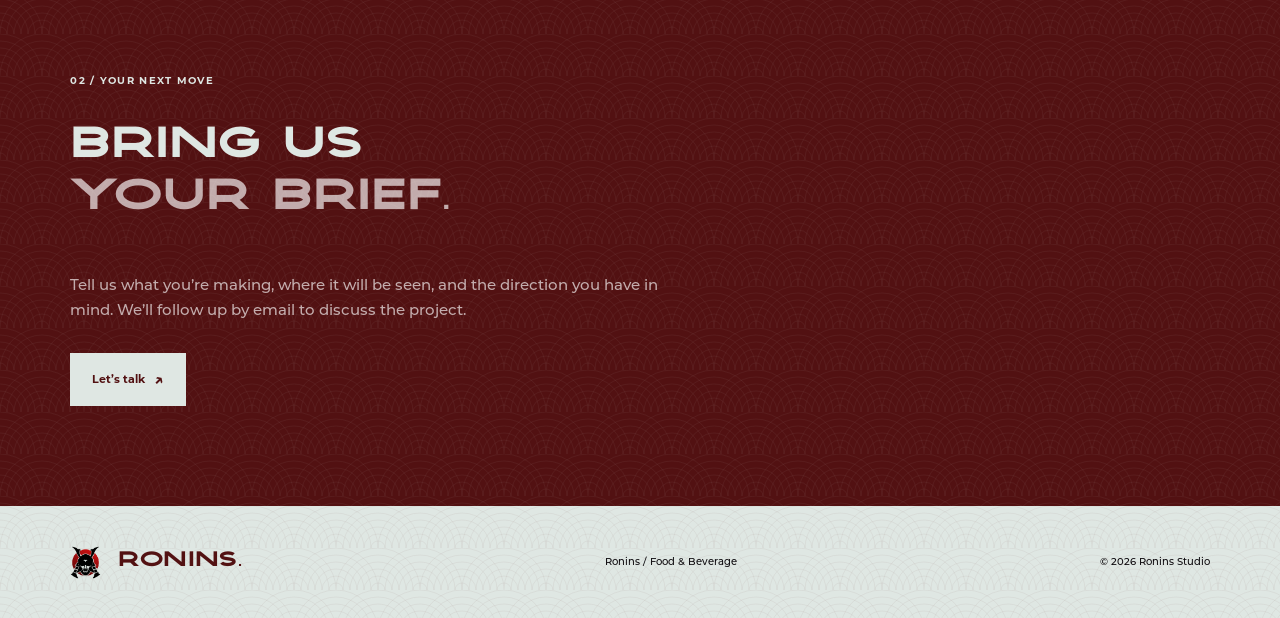
<file: food-beverage.html>
<!DOCTYPE html>
<html lang="en">
<head>
  <meta charset="UTF-8">
  <meta name="viewport" content="width=device-width, initial-scale=1.0">
  <meta name="description" content="Visuals for restaurants, cafes, and food brands. Give your menu, latest launch, or next campaign a distinct point of view.">
  <title>Ronins Food &amp; Beverage — Visuals, with intent.</title>
  <link rel="stylesheet" href="style.css">
  <link rel="stylesheet" href="contact.css">
  <link rel="stylesheet" href="automotive.css">

  <link rel="stylesheet" href="brand.css">
</head>
<body class="automotive-page industry-page">
<div class="grain" aria-hidden="true"></div>
<header class="site-header theme-light"><a class="brand" href="index.html" aria-label="Ronins home"><span class="brand-mark" aria-hidden="true"><img src="assets/ronins-mark.png" alt="" width="31" height="31"></span><span>RONINS<span class="brand-dot">.</span></span></a><a class="auto-back" href="index.html#work">Back to Ronins <span aria-hidden="true">↗</span></a><details class="site-menu"><summary>Menu <span aria-hidden="true">+</span></summary><nav aria-label="Industry navigation"><a href="index.html">Home</a><a href="automotive.html">Automotive</a><a href="food-beverage.html" aria-current="page">Food &amp; Beverage</a><a href="jewelry.html">Jewelry</a><a href="real-estate.html">Real Estate</a><a href="contact.html">Start a project</a></nav></details></header>
<main>
<section class="auto-hero section-pad"><div class="auto-hero-copy"><p class="eyebrow"><span class="eyebrow-line"></span> Ronins / Food &amp; Beverage</p><h1>Taste, made<br><em>visible.</em></h1><p class="hero-intro">Visuals for restaurants, cafes, and food brands. Give your menu, latest launch, or next campaign a distinct point of view.</p><div class="hero-actions"><a class="button button-red" href="contact.html?industry=Food%20%26%20Beverage">Start a project <span aria-hidden="true">↗</span></a><a class="text-link" href="#services">Explore the possibilities ↓</a></div></div><div class="auto-art" aria-hidden="true"><p>RONINS / Food &amp; Beverage</p><img class="industry-logo" src="assets/ronins-on-deep-red.png" alt=""><p class="auto-art-caption">Visuals, with intent.</p></div></section>
<section class="portfolio section-pad theme-light" aria-labelledby="portfolio-heading"><p class="section-kicker">Concept portfolio / Food &amp; Beverage</p><h2 id="portfolio-heading">A direction<br>to explore.</h2><p class="portfolio-intro">Original studio concepts showing a possible creative direction. These are concept visuals, not commissioned client work or photographs of an existing product or property.</p><figure class="portfolio-feature"><img src="assets/portfolio/food-beverage.webp" alt="Burrata and roasted tomatoes on an off-white ceramic plate against a burgundy backdrop." width="1536" height="1024" loading="lazy" decoding="async"><figcaption><strong>Roasted tomato &amp; burrata</strong><span>An editorial food concept exploring natural texture, directional light, and a restrained table setting.</span></figcaption></figure><div class="portfolio-gallery"><figure><a class="portfolio-image-link" href="assets/portfolio/food-beverage-drink.webp" aria-label="View Espresso tonic full size"><img src="assets/portfolio/food-beverage-drink.webp" alt="Iced espresso tonic in a clear glass on pale stone with a burgundy backdrop." width="1536" height="1024" loading="lazy" decoding="async"></a><figcaption><strong>Espresso tonic</strong><span>A beverage concept focused on layered color, glass, and condensation.</span></figcaption></figure><figure><a class="portfolio-image-link" href="assets/portfolio/food-beverage-dessert.webp" aria-label="View A sweeter finish full size"><img src="assets/portfolio/food-beverage-dessert.webp" alt="Dark chocolate tart on an off-white ceramic plate with burgundy linen." width="1536" height="1024" loading="lazy" decoding="async"></a><figcaption><strong>A sweeter finish</strong><span>A dessert campaign concept exploring chocolate texture and quiet, precise styling.</span></figcaption></figure></div></section>
<section class="auto-offer section-pad theme-light" id="services"><p class="section-kicker">01 / Made for your industry</p><h2>Your next craving.<br><em>Starts with an image.</em></h2><div class="auto-grid"><article><span class="section-kicker">01</span><h3>Menu & product visuals</h3><p>A consistent visual direction for your dishes, drinks, packaging, and seasonal offers.</p></article><article><span class="section-kicker">02</span><h3>Social & motion</h3><p>Short-form content and moving visuals that bring your food brand into everyday conversations.</p></article><article><span class="section-kicker">03</span><h3>Campaign creative</h3><p>Concepts and visual stories for openings, launches, and seasonal moments.</p></article></div><p class="auto-note">We work from your brief and reference material. Finished visuals should reflect the actual product, ingredients, and portion you offer.</p></section>
<section class="auto-process section-pad"><p class="section-kicker">02 / Your next move</p><h2>Bring us<br><span>your brief.</span></h2><p class="industry-intro">Tell us what you’re making, where it will be seen, and the direction you have in mind. We’ll follow up by email to discuss the project.</p><a class="button button-red" href="contact.html?industry=Food%20%26%20Beverage">Let’s talk <span aria-hidden="true">↗</span></a></section>
</main>
<footer class="site-footer section-pad theme-light"><a class="brand" href="index.html" aria-label="Ronins home"><span class="brand-mark" aria-hidden="true"><img src="assets/ronins-mark.png" alt="" width="31" height="31"></span><span>RONINS<span class="brand-dot">.</span></span></a><p>Ronins / Food &amp; Beverage</p><p>© 2026 Ronins Studio</p></footer>
<script src="navigation.js"></script>
</body>
</html>
</file>
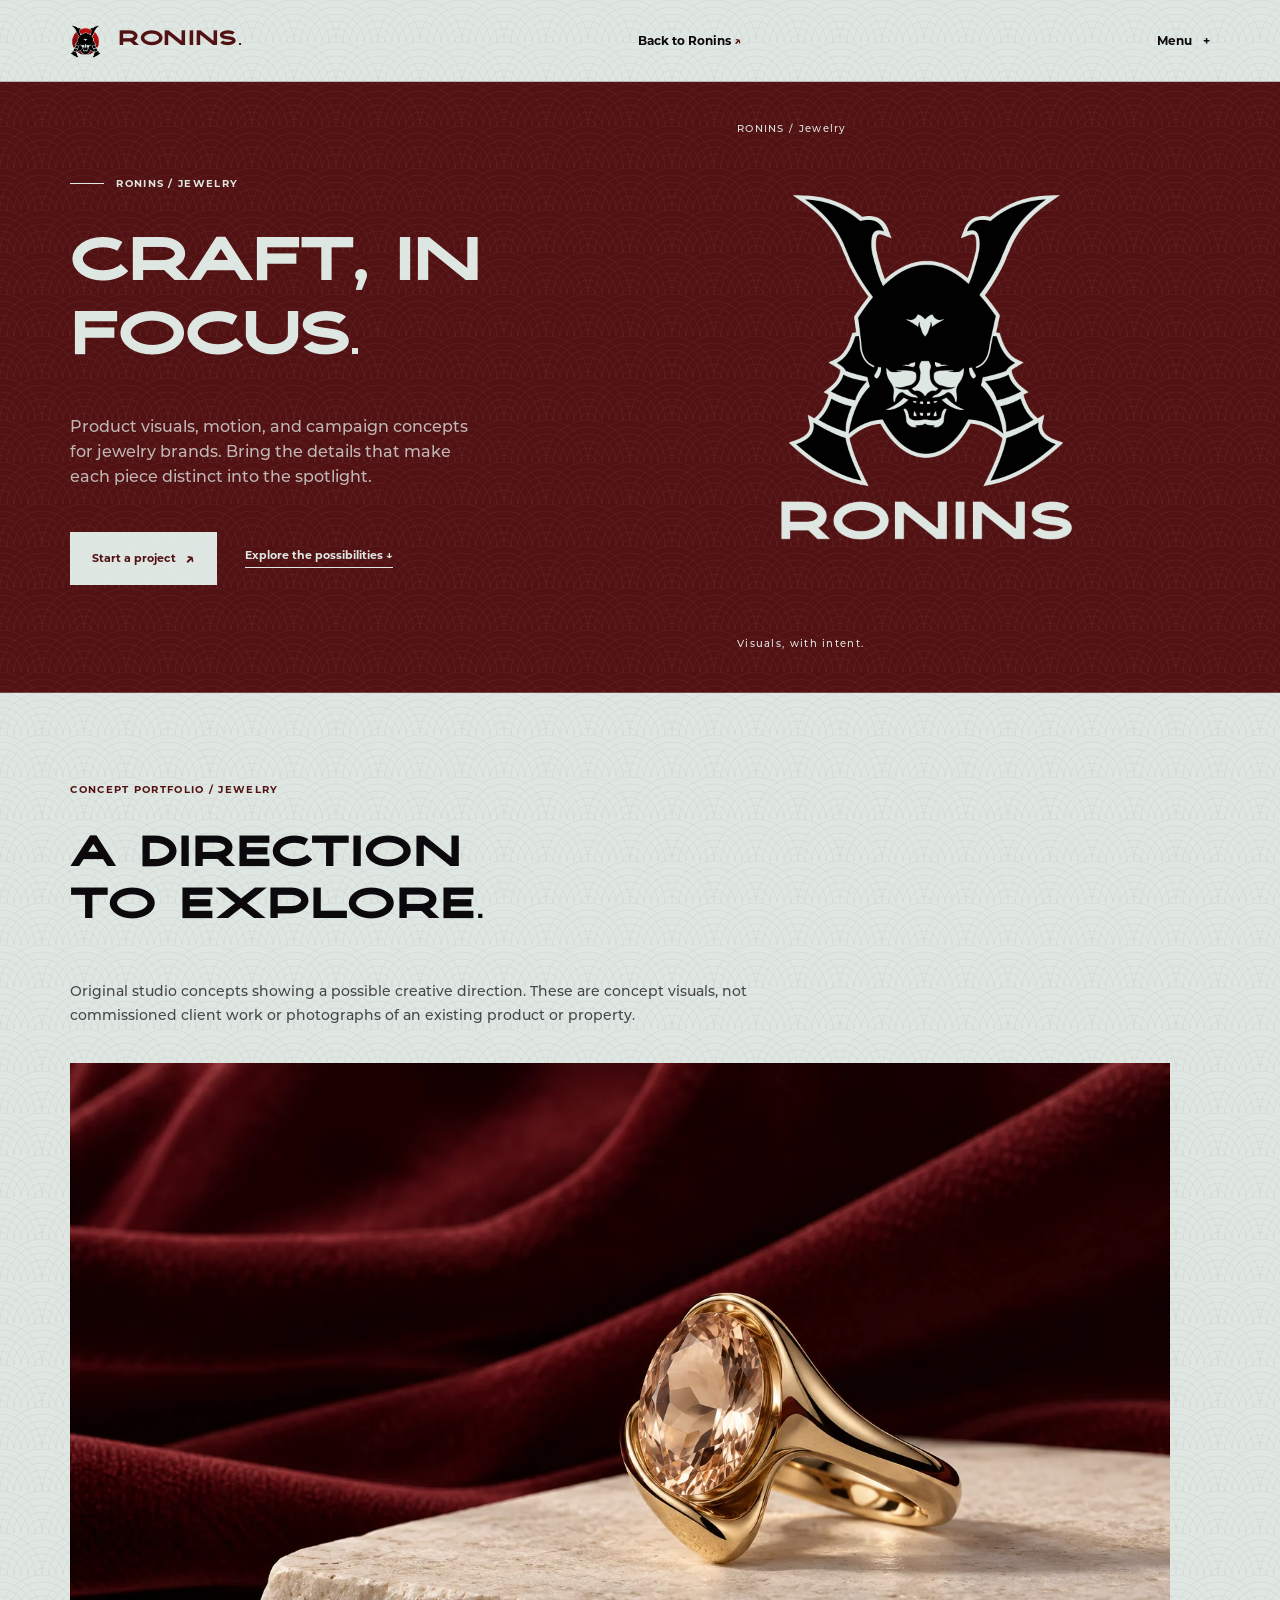
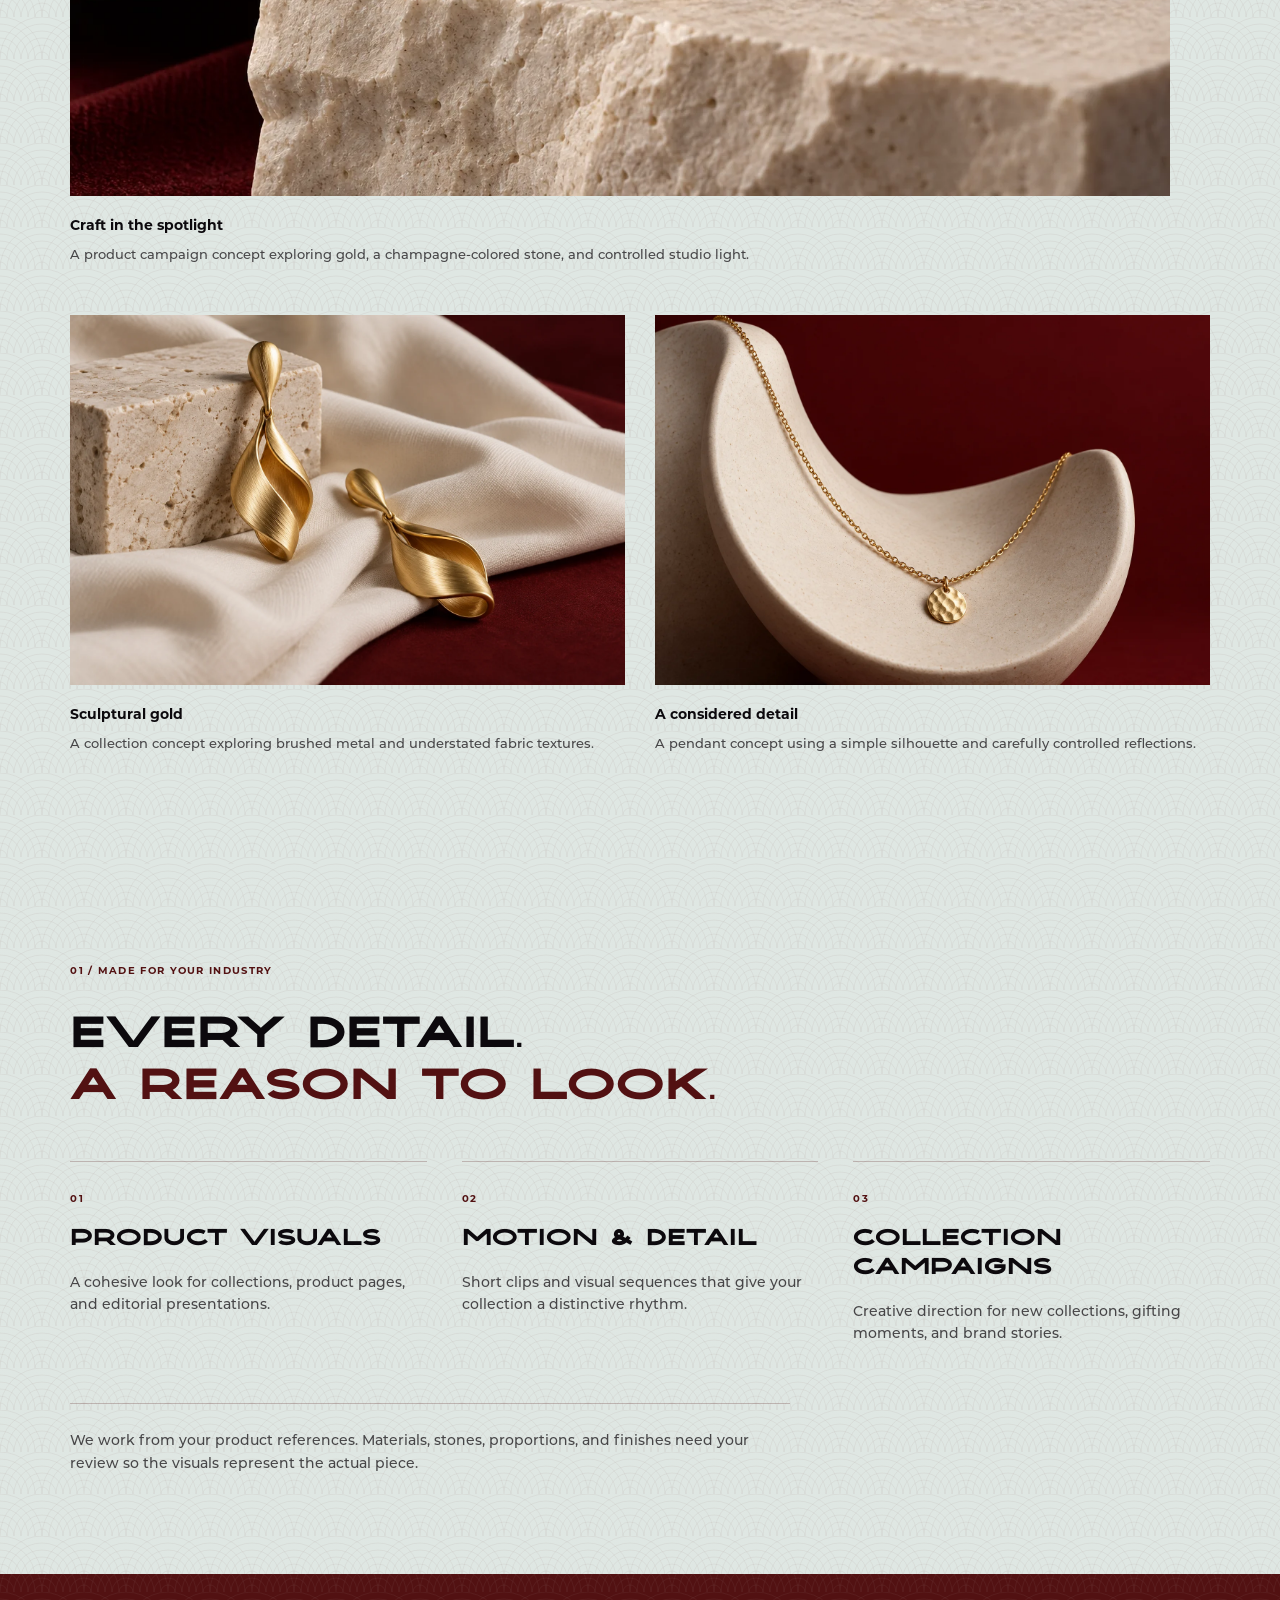
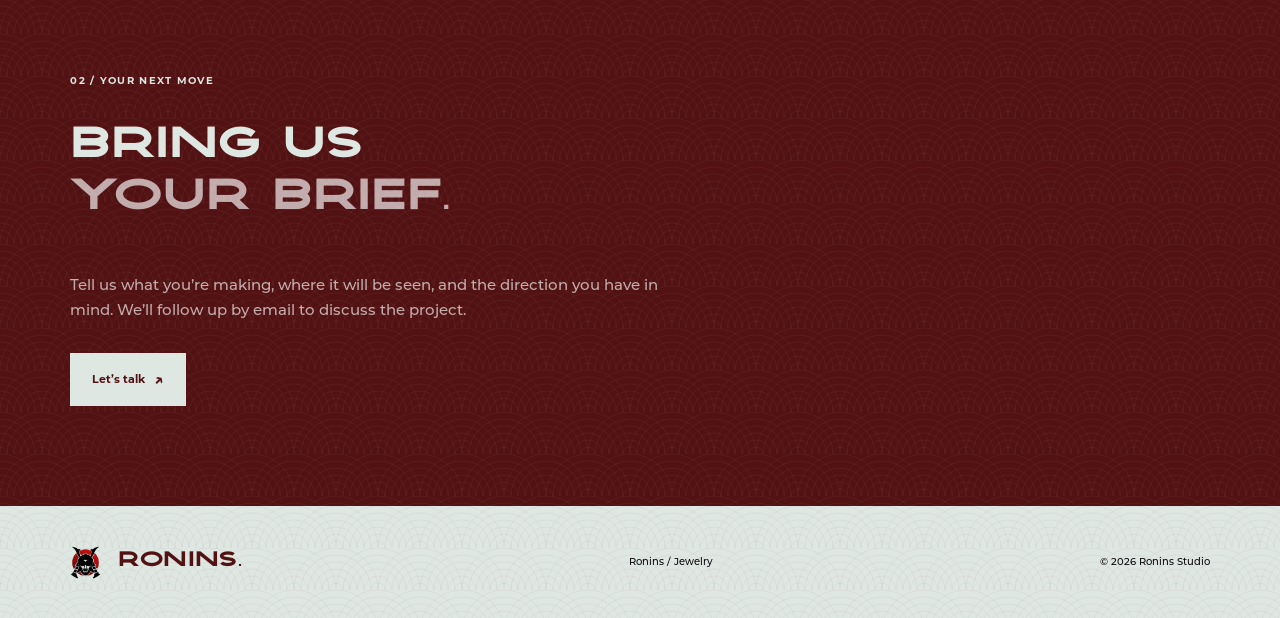
<file: jewelry.html>
<!DOCTYPE html>
<html lang="en">
<head>
  <meta charset="UTF-8">
  <meta name="viewport" content="width=device-width, initial-scale=1.0">
  <meta name="description" content="Product visuals, motion, and campaign concepts for jewelry brands. Bring the details that make each piece distinct into the spotlight.">
  <title>Ronins Jewelry — Visuals, with intent.</title>
  <link rel="stylesheet" href="style.css">
  <link rel="stylesheet" href="contact.css">
  <link rel="stylesheet" href="automotive.css">

  <link rel="stylesheet" href="brand.css">
</head>
<body class="automotive-page industry-page">
<div class="grain" aria-hidden="true"></div>
<header class="site-header theme-light"><a class="brand" href="index.html" aria-label="Ronins home"><span class="brand-mark" aria-hidden="true"><img src="assets/ronins-mark.png" alt="" width="31" height="31"></span><span>RONINS<span class="brand-dot">.</span></span></a><a class="auto-back" href="index.html#work">Back to Ronins <span aria-hidden="true">↗</span></a><details class="site-menu"><summary>Menu <span aria-hidden="true">+</span></summary><nav aria-label="Industry navigation"><a href="index.html">Home</a><a href="automotive.html">Automotive</a><a href="food-beverage.html">Food &amp; Beverage</a><a href="jewelry.html" aria-current="page">Jewelry</a><a href="real-estate.html">Real Estate</a><a href="contact.html">Start a project</a></nav></details></header>
<main>
<section class="auto-hero section-pad"><div class="auto-hero-copy"><p class="eyebrow"><span class="eyebrow-line"></span> Ronins / Jewelry</p><h1>Craft, in<br><em>focus.</em></h1><p class="hero-intro">Product visuals, motion, and campaign concepts for jewelry brands. Bring the details that make each piece distinct into the spotlight.</p><div class="hero-actions"><a class="button button-red" href="contact.html?industry=Jewelry">Start a project <span aria-hidden="true">↗</span></a><a class="text-link" href="#services">Explore the possibilities ↓</a></div></div><div class="auto-art" aria-hidden="true"><p>RONINS / Jewelry</p><img class="industry-logo" src="assets/ronins-on-deep-red.png" alt=""><p class="auto-art-caption">Visuals, with intent.</p></div></section>
<section class="portfolio section-pad theme-light" aria-labelledby="portfolio-heading"><p class="section-kicker">Concept portfolio / Jewelry</p><h2 id="portfolio-heading">A direction<br>to explore.</h2><p class="portfolio-intro">Original studio concepts showing a possible creative direction. These are concept visuals, not commissioned client work or photographs of an existing product or property.</p><figure class="portfolio-feature"><img src="assets/portfolio/jewelry.webp" alt="Sculptural gold ring with a pale champagne gemstone on an off-white pedestal." width="1536" height="1024" loading="lazy" decoding="async"><figcaption><strong>Craft in the spotlight</strong><span>A product campaign concept exploring gold, a champagne-colored stone, and controlled studio light.</span></figcaption></figure><div class="portfolio-gallery"><figure><a class="portfolio-image-link" href="assets/portfolio/jewelry-earrings.webp" aria-label="View Sculptural gold full size"><img src="assets/portfolio/jewelry-earrings.webp" alt="A pair of sculptural gold drop earrings on off-white fabric and stone." width="1536" height="1024" loading="lazy" decoding="async"></a><figcaption><strong>Sculptural gold</strong><span>A collection concept exploring brushed metal and understated fabric textures.</span></figcaption></figure><figure><a class="portfolio-image-link" href="assets/portfolio/jewelry-necklace.webp" aria-label="View A considered detail full size"><img src="assets/portfolio/jewelry-necklace.webp" alt="Gold chain necklace and circular hammered-gold pendant on a ceramic display." width="1536" height="1024" loading="lazy" decoding="async"></a><figcaption><strong>A considered detail</strong><span>A pendant concept using a simple silhouette and carefully controlled reflections.</span></figcaption></figure></div></section>
<section class="auto-offer section-pad theme-light" id="services"><p class="section-kicker">01 / Made for your industry</p><h2>Every detail.<br><em>A reason to look.</em></h2><div class="auto-grid"><article><span class="section-kicker">01</span><h3>Product visuals</h3><p>A cohesive look for collections, product pages, and editorial presentations.</p></article><article><span class="section-kicker">02</span><h3>Motion & detail</h3><p>Short clips and visual sequences that give your collection a distinctive rhythm.</p></article><article><span class="section-kicker">03</span><h3>Collection campaigns</h3><p>Creative direction for new collections, gifting moments, and brand stories.</p></article></div><p class="auto-note">We work from your product references. Materials, stones, proportions, and finishes need your review so the visuals represent the actual piece.</p></section>
<section class="auto-process section-pad"><p class="section-kicker">02 / Your next move</p><h2>Bring us<br><span>your brief.</span></h2><p class="industry-intro">Tell us what you’re making, where it will be seen, and the direction you have in mind. We’ll follow up by email to discuss the project.</p><a class="button button-red" href="contact.html?industry=Jewelry">Let’s talk <span aria-hidden="true">↗</span></a></section>
</main>
<footer class="site-footer section-pad theme-light"><a class="brand" href="index.html" aria-label="Ronins home"><span class="brand-mark" aria-hidden="true"><img src="assets/ronins-mark.png" alt="" width="31" height="31"></span><span>RONINS<span class="brand-dot">.</span></span></a><p>Ronins / Jewelry</p><p>© 2026 Ronins Studio</p></footer>
<script src="navigation.js"></script>
</body>
</html>
</file>
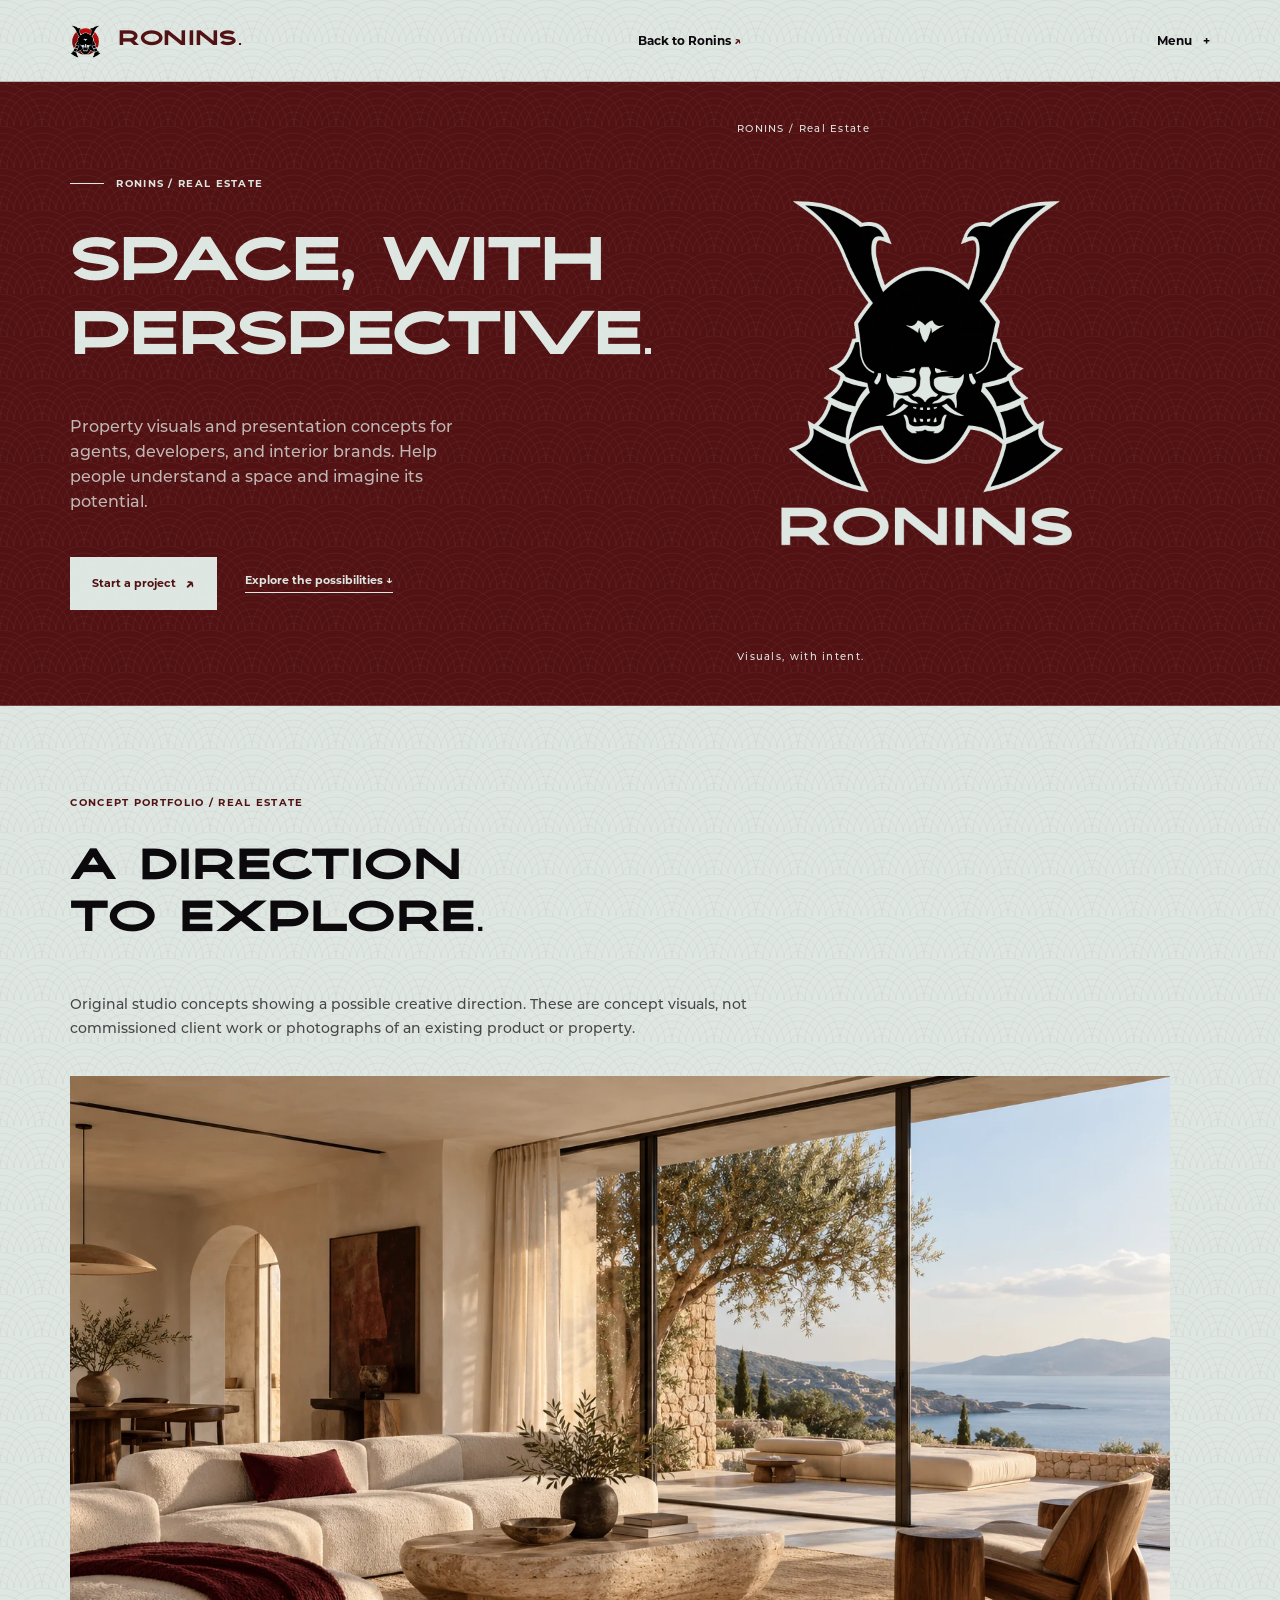
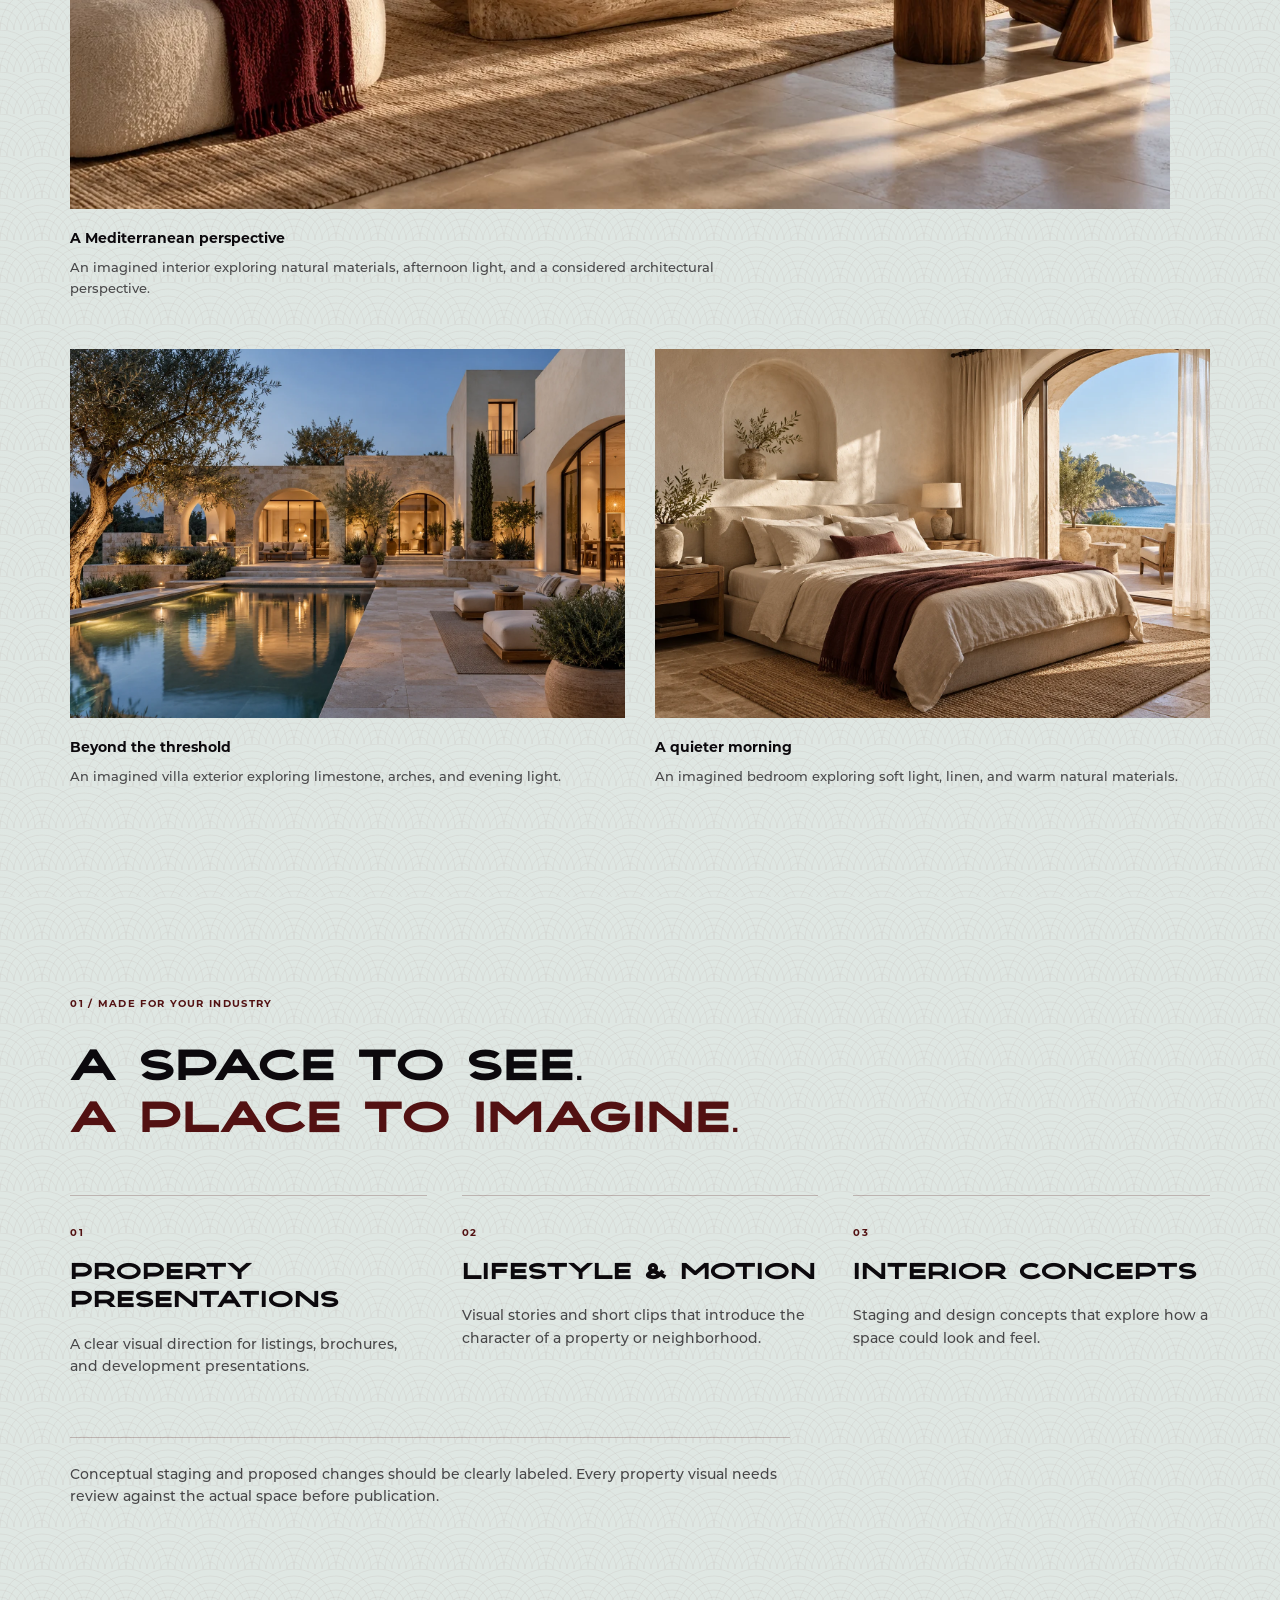
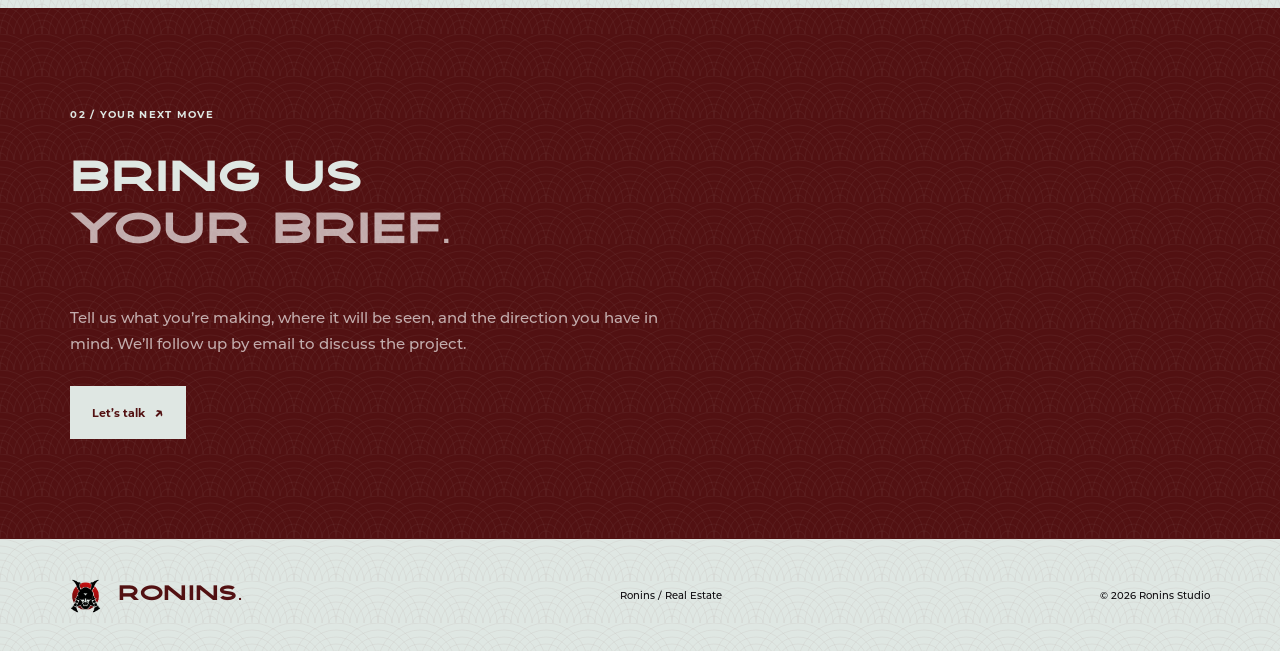
<file: real-estate.html>
<!DOCTYPE html>
<html lang="en">
<head>
  <meta charset="UTF-8">
  <meta name="viewport" content="width=device-width, initial-scale=1.0">
  <meta name="description" content="Property visuals and presentation concepts for agents, developers, and interior brands. Help people understand a space and imagine its potential.">
  <title>Ronins Real Estate — Visuals, with intent.</title>
  <link rel="stylesheet" href="style.css">
  <link rel="stylesheet" href="contact.css">
  <link rel="stylesheet" href="automotive.css">

  <link rel="stylesheet" href="brand.css">
</head>
<body class="automotive-page industry-page">
<div class="grain" aria-hidden="true"></div>
<header class="site-header theme-light"><a class="brand" href="index.html" aria-label="Ronins home"><span class="brand-mark" aria-hidden="true"><img src="assets/ronins-mark.png" alt="" width="31" height="31"></span><span>RONINS<span class="brand-dot">.</span></span></a><a class="auto-back" href="index.html#work">Back to Ronins <span aria-hidden="true">↗</span></a><details class="site-menu"><summary>Menu <span aria-hidden="true">+</span></summary><nav aria-label="Industry navigation"><a href="index.html">Home</a><a href="automotive.html">Automotive</a><a href="food-beverage.html">Food &amp; Beverage</a><a href="jewelry.html">Jewelry</a><a href="real-estate.html" aria-current="page">Real Estate</a><a href="contact.html">Start a project</a></nav></details></header>
<main>
<section class="auto-hero section-pad"><div class="auto-hero-copy"><p class="eyebrow"><span class="eyebrow-line"></span> Ronins / Real Estate</p><h1>Space, with<br><em>perspective.</em></h1><p class="hero-intro">Property visuals and presentation concepts for agents, developers, and interior brands. Help people understand a space and imagine its potential.</p><div class="hero-actions"><a class="button button-red" href="contact.html?industry=Real%20Estate">Start a project <span aria-hidden="true">↗</span></a><a class="text-link" href="#services">Explore the possibilities ↓</a></div></div><div class="auto-art" aria-hidden="true"><p>RONINS / Real Estate</p><img class="industry-logo" src="assets/ronins-on-deep-red.png" alt=""><p class="auto-art-caption">Visuals, with intent.</p></div></section>
<section class="portfolio section-pad theme-light" aria-labelledby="portfolio-heading"><p class="section-kicker">Concept portfolio / Real Estate</p><h2 id="portfolio-heading">A direction<br>to explore.</h2><p class="portfolio-intro">Original studio concepts showing a possible creative direction. These are concept visuals, not commissioned client work or photographs of an existing product or property.</p><figure class="portfolio-feature"><img src="assets/portfolio/real-estate.webp" alt="Concept Mediterranean living room with natural stone, off-white walls, and terrace glazing." width="1536" height="1024" loading="lazy" decoding="async"><figcaption><strong>A Mediterranean perspective</strong><span>An imagined interior exploring natural materials, afternoon light, and a considered architectural perspective.</span></figcaption></figure><div class="portfolio-gallery"><figure><a class="portfolio-image-link" href="assets/portfolio/real-estate-exterior.webp" aria-label="View Beyond the threshold full size"><img src="assets/portfolio/real-estate-exterior.webp" alt="Concept Mediterranean villa courtyard with arches and olive trees at early evening." width="1536" height="1024" loading="lazy" decoding="async"></a><figcaption><strong>Beyond the threshold</strong><span>An imagined villa exterior exploring limestone, arches, and evening light.</span></figcaption></figure><figure><a class="portfolio-image-link" href="assets/portfolio/real-estate-bedroom.webp" aria-label="View A quieter morning full size"><img src="assets/portfolio/real-estate-bedroom.webp" alt="Concept Mediterranean bedroom with off-white plaster, linen bedding, and a burgundy throw." width="1536" height="1024" loading="lazy" decoding="async"></a><figcaption><strong>A quieter morning</strong><span>An imagined bedroom exploring soft light, linen, and warm natural materials.</span></figcaption></figure></div></section>
<section class="auto-offer section-pad theme-light" id="services"><p class="section-kicker">01 / Made for your industry</p><h2>A space to see.<br><em>A place to imagine.</em></h2><div class="auto-grid"><article><span class="section-kicker">01</span><h3>Property presentations</h3><p>A clear visual direction for listings, brochures, and development presentations.</p></article><article><span class="section-kicker">02</span><h3>Lifestyle & motion</h3><p>Visual stories and short clips that introduce the character of a property or neighborhood.</p></article><article><span class="section-kicker">03</span><h3>Interior concepts</h3><p>Staging and design concepts that explore how a space could look and feel.</p></article></div><p class="auto-note">Conceptual staging and proposed changes should be clearly labeled. Every property visual needs review against the actual space before publication.</p></section>
<section class="auto-process section-pad"><p class="section-kicker">02 / Your next move</p><h2>Bring us<br><span>your brief.</span></h2><p class="industry-intro">Tell us what you’re making, where it will be seen, and the direction you have in mind. We’ll follow up by email to discuss the project.</p><a class="button button-red" href="contact.html?industry=Real%20Estate">Let’s talk <span aria-hidden="true">↗</span></a></section>
</main>
<footer class="site-footer section-pad theme-light"><a class="brand" href="index.html" aria-label="Ronins home"><span class="brand-mark" aria-hidden="true"><img src="assets/ronins-mark.png" alt="" width="31" height="31"></span><span>RONINS<span class="brand-dot">.</span></span></a><p>Ronins / Real Estate</p><p>© 2026 Ronins Studio</p></footer>
<script src="navigation.js"></script>
</body>
</html>
</file>
<file: style.css>
:root {
  --red: #d70a0a;
  --red-deep: #9d0000;
  --black: #111111;
  --black-2: #1a1a1a;
  --white: #f8f3ef;
  --ink: var(--black);
  --paper: #ece7dd;
  --muted: rgba(17, 17, 17, .58);
  --line: rgba(17, 17, 17, .2);
  --display: "Barlow Condensed", Impact, sans-serif;
  --body: "DM Sans", Arial, sans-serif;
}

* { box-sizing: border-box; }
html { scroll-behavior: smooth; }
body { margin: 0; background: var(--paper); color: var(--ink); font-family: var(--body); background-image: radial-gradient(circle at top left, rgba(255,255,255,.24), transparent 35%), linear-gradient(180deg, rgba(17,17,17,.04), rgba(17,17,17,0)); overflow-x: hidden; }
body, a { cursor: default; }
a { color: inherit; text-decoration: none; cursor: pointer; }
.grain { position: fixed; inset: 0; pointer-events: none; opacity: .045; z-index: 10; background-image: url("data:image/svg+xml,%3Csvg viewBox='0 0 180 180' xmlns='http://www.w3.org/2000/svg'%3E%3Cfilter id='n'%3E%3CfeTurbulence type='fractalNoise' baseFrequency='.85' numOctaves='3' stitchTiles='stitch'/%3E%3C/filter%3E%3Crect width='100%25' height='100%25' filter='url(%23n)' opacity='.55'/%3E%3C/svg%3E"); }
.site-header { height: 82px; display: flex; align-items: center; justify-content: space-between; padding: 0 5.5vw; border-bottom: 1px solid var(--line); }
.brand { display: flex; align-items: center; gap: 10px; font-family: var(--display); font-size: 22px; font-weight: 700; letter-spacing: .07em; }
.brand-mark { width: 31px; height: 31px; color: var(--red); display: inline-flex; }
.brand-mark svg, .brand-mark img { width: 100%; height: 100%; object-fit: contain; }
.brand-dot { color: var(--red); }
.main-nav { display: flex; gap: 34px; margin-left: 80px; font-size: 12px; color: var(--muted); }
.main-nav a, .header-link { position: relative; transition: color .2s ease; }
.main-nav a:after, .header-link:after { content: ""; position: absolute; left: 0; right: 0; bottom: -7px; height: 1px; background: var(--red); transform: scaleX(0); transform-origin: right; transition: transform .2s ease; }
.main-nav a:hover:after, .header-link:hover:after { transform: scaleX(1); transform-origin: left; }
.main-nav a:hover, .header-link:hover, .text-link:hover { color: var(--red); }
.header-link { font-size: 12px; font-weight: 700; }
.header-link span, .button span { color: var(--red); font-size: 16px; margin-left: 9px; }
.button span { display: inline-block; transition: transform .25s ease; }
.button:hover span { transform: translate(4px, -4px); }
.work-link span { display: inline-block; transition: transform .25s ease; }
.work-link:hover span { transform: translate(4px, -4px); }
.section-pad { padding-left: 5.5vw; padding-right: 5.5vw; }
.hero { min-height: 700px; display: grid; grid-template-columns: 52% 48%; border-bottom: 1px solid var(--line); background: linear-gradient(180deg, rgba(17,17,17,.02), rgba(17,17,17,0)); }
.hero-copy { align-self: center; padding: 90px 6vw 105px 0; }
.eyebrow, .section-kicker { margin: 0; font-size: 10px; font-weight: 700; letter-spacing: .13em; text-transform: uppercase; }
.eyebrow { display: flex; align-items: center; gap: 12px; color: var(--red); }
.eyebrow-line { display: inline-block; width: 34px; height: 1px; background: var(--red); }
h1, h2, h3, p { margin-top: 0; }
h1, h2, h3 { font-family: var(--display); text-transform: uppercase; }
h1 { font-size: clamp(92px, 13vw, 188px); line-height: .77; letter-spacing: -.035em; margin: 40px 0 38px; font-weight: 700; }
h1 em, h2 em { color: var(--red); font-style: normal; }
.hero-intro { max-width: 410px; font-size: 16px; line-height: 1.55; color: var(--muted); }
.hero-actions { display: flex; align-items: center; gap: 28px; margin-top: 42px; }
.button { display: inline-flex; align-items: center; padding: 17px 22px; font-size: 11px; font-weight: 700; transition: background .25s ease, color .25s ease, transform .25s ease, box-shadow .25s ease; }
.button:hover { transform: translateY(-3px); }
.button-red { color: var(--white); background: var(--red); }
.button-red:hover { background: var(--ink); box-shadow: 7px 7px 0 var(--red); }
.button-red span { color: var(--white); }
.button-black { color: var(--white); background: var(--black); }
.button-black:hover { background: var(--black); box-shadow: 7px 7px 0 var(--white); }
.button-black span { color: var(--white); }
.text-link { font-size: 11px; font-weight: 700; border-bottom: 1px solid var(--ink); padding-bottom: 5px; }
.text-link span { color: var(--red); font-size: 15px; margin-left: 8px; }
.hero-art { position: relative; overflow: hidden; min-height: 700px; color: var(--white); background: radial-gradient(circle at 30% 25%, rgba(255,255,255,.08), transparent 24%), linear-gradient(135deg, #860707 0%, var(--red) 34%, #c50505 72%, #8d0000 100%); }
.hero-art:before { content: ""; position: absolute; inset: 0; opacity: .85; background: repeating-linear-gradient(135deg, rgba(255,255,255,.04) 0 2px, transparent 2px 14px), linear-gradient(120deg, transparent 0 36%, rgba(17,17,17,.18) 36.5%, rgba(17,17,17,.18) 38%, transparent 38.5% 100%); }
.hero-art:after { content: ""; position: absolute; inset: 10% 0 0 10%; border-radius: 50% 0 0 50%; border-left: 2px solid rgba(255,255,255,.12); border-top: 2px solid rgba(255,255,255,.12); transform: rotate(-10deg); pointer-events: none; }
.art-vertical { position: absolute; top: 42px; left: 34px; z-index: 2; font-size: 10px; letter-spacing: .15em; writing-mode: vertical-rl; color: var(--white); }
.hero-logo { position: absolute; width: min(79%, 560px); height: auto; top: 7%; left: 11%; filter: drop-shadow(18px 23px 0 rgba(0,0,0,.35)); z-index: 1; }
.art-caption { position: absolute; left: 34px; bottom: 42px; z-index: 2; font-family: var(--display); font-size: 34px; line-height: .9; text-transform: uppercase; }
.art-caption span { display: block; }
.art-caption span:last-child { color: var(--black); }
.art-code { position: absolute; right: 34px; bottom: 42px; z-index: 2; text-align: right; color: rgba(255,255,255,.62); font-size: 9px; letter-spacing: .12em; line-height: 1.6; }
.statement { position: relative; display: grid; grid-template-columns: 24% 76%; padding-top: 150px; padding-bottom: 160px; }
.statement:before, .proof:before { content: ""; position: absolute; width: 150px; height: 150px; border: 1px solid rgba(17,17,17,.08); transform: rotate(45deg); pointer-events: none; }
.statement:before { right: 8vw; top: 110px; }
.section-kicker { color: var(--red); }
.statement h2, .proof h2 { font-size: clamp(54px, 7vw, 98px); line-height: .83; letter-spacing: -.02em; margin: 0 0 38px; }
h2 span { color: var(--muted); }
.statement-content p { max-width: 510px; font-size: 16px; line-height: 1.6; color: var(--muted); margin-bottom: 0; }
.services { position: relative; overflow: hidden; background: var(--black); color: var(--white); padding-top: 84px; padding-bottom: 90px; }
.services:after { content: ""; position: absolute; width: 430px; height: 430px; right: -220px; top: 130px; border: 1px solid rgba(255,0,0,.28); border-radius: 50%; box-shadow: 0 0 0 42px rgba(255,0,0,.06), 0 0 0 84px rgba(255,0,0,.035); pointer-events: none; }
.services-head { display: flex; justify-content: space-between; align-items: baseline; margin-bottom: 82px; }
.services-head .section-kicker { color: var(--red); }
.services-head p { max-width: 270px; margin: 0; color: rgba(255,255,255,.62); font-size: 12px; line-height: 1.5; }
.service-list { border-top: 1px solid rgba(255,255,255,.25); }
.service-item { min-height: 154px; display: grid; grid-template-columns: 12% 39% 39% 10%; align-items: center; border-bottom: 1px solid rgba(255,255,255,.25); transition: padding .3s ease, background .3s ease; }
.service-item:hover { padding: 0 20px; background: rgba(255,255,255,.04); }
.service-number { color: var(--red); font: 14px var(--display); }
.service-item h3 { font-size: clamp(30px, 4vw, 57px); letter-spacing: -.015em; margin: 0; transition: color .25s ease; }
.service-item:hover h3 { color: var(--red); }
.service-item p { max-width: 235px; margin: 0; color: rgba(255,255,255,.58); font-size: 12px; line-height: 1.5; }
.service-arrow { justify-self: end; color: var(--red); font-size: 28px; transition: transform .25s ease; }
.service-item:hover .service-arrow { transform: translate(4px, -4px); }
.proof { position: relative; display: grid; grid-template-columns: 42% 58%; padding-top: 142px; padding-bottom: 150px; border-bottom: 1px solid var(--line); }
.proof:before { left: -55px; bottom: 50px; width: 120px; height: 120px; }
.proof-intro h2 { margin-top: 50px; }
.proof-grid { display: grid; grid-template-columns: repeat(3, 1fr); align-self: end; border-top: 1px solid var(--line); padding-top: 32px; gap: 25px; }
.stat strong { font: 700 clamp(50px, 6vw, 86px)/.85 var(--display); letter-spacing: -.02em; display: inline-block; }
.stat-number { opacity: .15; transform: translateY(10px) scale(.96); transition: opacity .35s ease, transform .5s cubic-bezier(.2,.8,.2,1); }
.stat-number.is-counting { opacity: 1; transform: translateY(0) scale(1); }
.stat strong span { color: var(--red); font-size: .5em; }
.stat p { margin: 16px 0 0; color: var(--muted); font-size: 11px; text-transform: uppercase; letter-spacing: .1em; }
.contact { position: relative; display: flex; justify-content: space-between; overflow: hidden; min-height: 580px; padding-top: 107px; padding-bottom: 105px; background: var(--red); color: var(--white); }
.contact:after { content: ""; position: absolute; inset: 0; opacity: .12; background: repeating-linear-gradient(135deg, transparent 0 18px, rgba(0,0,0,.2) 19px, transparent 20px); pointer-events: none; }
.contact:before { content: ""; position: absolute; width: 600px; height: 600px; border: 1px solid rgba(0,0,0,.18); border-radius: 50%; right: -210px; top: -120px; box-shadow: 0 0 0 90px rgba(0,0,0,.04), 0 0 0 180px rgba(0,0,0,.035); }
.contact-stamp { position: absolute; right: 15%; top: 24%; font: 700 370px/.8 var(--display); opacity: .1; z-index: 1; }
.contact .eyebrow { color: var(--white); }.contact .eyebrow-line { background: var(--white); }
.contact h2 { font-size: clamp(76px, 12vw, 166px); line-height: .75; margin: 46px 0 40px; letter-spacing: -.04em; }
.contact-content > p:not(.eyebrow) { max-width: 315px; font-size: 14px; line-height: 1.5; margin-bottom: 30px; }
.contact-side { align-self: flex-end; z-index: 1; font-size: 10px; line-height: 1.7; letter-spacing: .13em; text-align: right; }
.site-footer { display: flex; align-items: center; justify-content: space-between; min-height: 112px; font-size: 10px; color: var(--muted); }
.site-footer .brand { color: var(--ink); }.site-footer p { margin: 0; }
.button:focus-visible, a:focus-visible { outline: 2px solid var(--red); outline-offset: 5px; }
.reveal { opacity: 0; transform: translateY(18px); animation: reveal .8s ease forwards; }.reveal-delay { animation-delay: .18s; }
@keyframes reveal { to { opacity: 1; transform: translateY(0); } }

@media (max-width: 800px) {
  .site-header { height: 70px; padding: 0 6vw; }.main-nav { display: none; }.header-link { font-size: 10px; }
  .section-pad { padding-left: 6vw; padding-right: 6vw; }.hero { display: block; min-height: auto; }.hero-copy { padding: 84px 0 72px; }.hero-art { min-height: 520px; margin: 0 -6vw; }.hero-logo { width: 82%; top: 8%; left: 9%; }
  h1 { font-size: clamp(64px, 20vw, 120px); line-height: .8; margin-top: 34px; }.hero-intro { max-width: 34rem; }.hero-actions { flex-wrap: wrap; }
  .statement { display: block; padding-top: 105px; padding-bottom: 110px; }.statement-content { margin-top: 48px; }.statement h2, .proof h2 { font-size: clamp(54px, 15vw, 95px); }
  .services { padding-top: 68px; padding-bottom: 68px; }.services-head { display: block; margin-bottom: 55px; }.services-head p { margin-top: 25px; }.service-item { min-height: 140px; grid-template-columns: 15% 1fr 12%; }.service-item p { display: none; }.service-item h3 { font-size: clamp(32px, 8vw, 52px); }.proof { display: block; padding-top: 105px; padding-bottom: 110px; }.proof-intro h2 { margin: 45px 0 80px; }.proof-grid { gap: 10px; }.stat strong { font-size: clamp(42px, 12vw, 65px); }.stat p { font-size: 8px; line-height: 1.3; }.contact { min-height: 590px; display: block; padding-top: 85px; }.contact h2 { font-size: clamp(58px, 16vw, 100px); line-height: .8; margin-top: 44px; }.contact-side { margin-top: 60px; text-align: left; }.contact-stamp { right: -2%; top: 32%; font-size: 320px; }.site-footer { flex-wrap: wrap; gap: 18px; padding-top: 28px; padding-bottom: 28px; }.site-footer p:last-child { width: 100%; }
}
@media (max-width: 430px) {
  .brand { font-size: 19px; }.brand-mark { width: 27px; height: 27px; }.header-link { display: none; }
  .hero-copy { padding-top: 68px; }.hero-actions { align-items: flex-start; flex-direction: column; gap: 21px; }.button { padding: 16px 19px; }
  .hero-art { min-height: 450px; }.art-vertical { left: 24px; top: 28px; }.hero-logo { width: 94%; top: 10%; left: 3%; }.art-caption { font-size: 27px; left: 24px; bottom: 28px; }.art-code { right: 24px; bottom: 28px; font-size: 8px; }
  .service-item { min-height: 124px; }.service-number { font-size: 12px; }.service-item h3 { font-size: 35px; }.proof-grid { padding-top: 24px; }.stat p { letter-spacing: .06em; }
  .contact { min-height: 560px; }.contact h2 { font-size: clamp(54px, 17vw, 83px); }.contact-content > p:not(.eyebrow) { max-width: 290px; }.contact-stamp { font-size: 260px; }
}

.service-list { position: relative; z-index: 1; }
.service-item:focus-visible { outline: 2px solid var(--red); outline-offset: -3px; background: rgba(255,255,255,.04); }
.service-item:focus-visible h3 { color: var(--red); }
.proof-grid .stat h3 { font-size: 25px; margin: 20px 0 10px; }
.proof-grid .stat p { font-size: 12px; line-height: 1.6; letter-spacing: 0; text-transform: none; margin-top: 0; }
.contact-content { position: relative; z-index: 1; }
.contact-sample-link { display: block; width: fit-content; margin-top: 28px; font-size: 12px; line-height: 1.6; border-bottom: 1px solid rgba(255,255,255,.6); padding-bottom: 6px; }
.hero h1 { line-height: .95; }
.statement h2, .proof h2 { line-height: 1; }
.contact h2 { line-height: .95; }
@media(max-width:800px) {
  .service-item { grid-template-columns: 12% minmax(0,1fr) 10%; padding: 25px 0; gap: 12px 0; }
  .service-item p { display: block; grid-column: 2; grid-row: 2; max-width: 32rem; }
  .service-arrow { grid-column: 3; grid-row: 1 / 3; }
  .service-item:hover { padding: 25px 10px; }
  .proof-grid { grid-template-columns: 1fr; gap: 30px; }
  .proof-grid .stat { display: grid; grid-template-columns: 65px minmax(0,1fr); gap: 0 20px; align-items: start; }
  .proof-grid .stat strong { grid-row: 1 / 3; }
  .proof-grid .stat h3 { margin: 0 0 10px; }
  .header-link.work-link { display: inline-flex; }
}
@media(prefers-reduced-motion:reduce) {
  html { scroll-behavior: auto; }
  .reveal { opacity: 1; transform: none; animation: none; }
  .button, .service-item, .service-arrow { transition: none; }
}
</file>
<file: brand.css>
@font-face { font-family: Nikea; src: url("assets/nikea.otf") format("opentype"); font-weight: 400 900; font-style: normal; font-display: swap; }
@font-face { font-family: Montserrat; src: url("assets/montserrat-medium.otf") format("opentype"); font-weight: 400 600; font-style: normal; font-display: swap; }
@font-face { font-family: Montserrat; src: url("assets/montserrat-bold.otf") format("opentype"); font-weight: 700 800; font-style: normal; font-display: swap; }
@font-face { font-family: Montserrat; src: url("assets/montserrat-black.otf") format("opentype"); font-weight: 900; font-style: normal; font-display: swap; }
:root {
  --red: #521112; --red-deep: #521112; --black: #0c090d; --black-2: #21191d;
  --white: #dfe7e3; --paper: #dfe7e3; --ink: var(--black);
  --muted: rgba(12,9,13,.68); --line: rgba(12,9,13,.2);
  --display: Nikea, Montserrat, sans-serif; --body: Montserrat, Arial, sans-serif;
}
body { background-color: var(--paper); background-image: none; }
.grain { opacity: .022; }
.brand { font-size: 21px; letter-spacing: .02em; }
.services, .auto-process { background-color: var(--red-deep); background-image: linear-gradient(rgba(82,17,18,.58),rgba(82,17,18,.58)), url("assets/waves.svg"); background-size: auto, 84px 42px; }
.service-item h3 { padding-right: 20px; }
.services .section-kicker, .service-number, .service-arrow, .auto-process .section-kicker, .auto-process li::marker { color: var(--white); }
.service-item:hover h3, .service-item:focus-visible h3 { color: var(--white); }
.service-item:focus-visible { outline-color: var(--white); }
.contact { background-color: var(--red-deep); }
.hero { background-color: var(--red-deep); color: var(--white); background-image: linear-gradient(rgba(82,17,18,.72),rgba(82,17,18,.72)), url("assets/waves.svg"); background-size: auto, 84px 42px; }
.hero .eyebrow, .hero .hero-intro { color: var(--white); }
.hero .eyebrow-line { background: var(--white); }
.hero h1 em { color: var(--white); }
.hero .text-link { border-color: var(--white); }
.hero .text-link span { color: var(--white); }
.hero h1 { font-size: clamp(38px, 5.7vw, 84px); }
.industry-logo { width: auto; max-width: 80%; height: auto; max-height: 400px; object-fit: contain; align-self: center; margin: 25px 0; }
.industry-intro { max-width: 620px; font-size: 15px; line-height: 1.7; margin-bottom: 30px; }
.brand-mark { width: 38px; height: 40px; }
.hero h1 { font-size: clamp(48px, 6.8vw, 100px); line-height: 1.12; letter-spacing: -.035em; }
.hero-art { background: transparent; }
.hero-art:before, .hero-art:after { display: none; }
.hero-logo, .industry-logo { clip-path: inset(0 8px 0 0); }
.auto-art {
  background-image: url("assets/waves.svg");
  background-size: 84px 42px;
}
.hero-logo { width: 70%; left: 15%; top: 8%; max-height: 70%; object-fit: contain; filter: none; }
.art-caption { font-size: clamp(16px, 1.8vw, 26px); line-height: 1.3; max-width: 70%; }
.art-caption span:last-child { color: var(--white); opacity: .65; }
.statement h2, .proof h2 { font-size: clamp(30px, 4.1vw, 62px); line-height: 1.18; }
.service-item h3 { font-size: clamp(24px, 2.65vw, 42px); line-height: 1.2; overflow-wrap: anywhere; }
.service-item { grid-template-columns: 10% 42% 38% 10%; }
.services:after { border-color: rgba(202,16,17,.28); box-shadow: 0 0 0 42px rgba(82,17,18,.2), 0 0 0 84px rgba(82,17,18,.1); }
.proof-grid .stat strong { font-size: clamp(34px, 4vw, 60px); line-height: 1; }
.proof-grid .stat h3 { font-size: 18px; }
.contact h2 { font-size: clamp(40px, 6.4vw, 94px); line-height: 1.15; }
.contact:after { background: url("assets/waves.svg"); background-size: 84px 42px; opacity: .16; }
.form-intro h1 { font-size: clamp(36px, 4vw, 60px); line-height: 1.2; }
.auto-hero h1 { font-size: clamp(36px, 4.8vw, 74px); line-height: 1.2; }
.auto-art { background-color: var(--red-deep); }
.auto-art-word { font-size: clamp(38px, 4.9vw, 74px); line-height: 1.15; }
.auto-art-word em { color: var(--white); }
.automotive-page h2 { font-size: clamp(30px, 3.4vw, 52px); line-height: 1.2; }
.auto-grid h3 { font-size: 23px; line-height: 1.25; }
.project-form label { font-size: 11px; line-height: 1.5; }
.project-form input, .project-form select, .project-form textarea { font-size: 16px; }
.form-status.success { color: #225a39; }
@media(max-width:800px) {
  .brand { font-size: 18px; }
  .hero h1 { font-size: clamp(32px, 8.8vw, 64px); }
  .hero-art { min-height: 510px; }
  .service-item { grid-template-columns: 10% minmax(0,1fr) 10%; }
  .service-item h3 { font-size: clamp(20px, 5vw, 32px); }
  .statement h2, .proof h2 { font-size: clamp(28px, 6.8vw, 48px); }
  .contact h2 { font-size: clamp(32px, 8vw, 64px); }
  .art-caption { font-size: 20px; }
  .auto-hero h1 { font-size: clamp(28px, 6.8vw, 52px); }
  .auto-art-word { font-size: clamp(38px, 9vw, 66px); }
  .auto-grid h3 { font-size: 21px; }
  .form-intro h1 { font-size: clamp(28px, 7.2vw, 50px); }
}
@media(max-width:430px) {
  .hero-art { min-height: 430px; }
  .hero-logo { width: 72%; left: 14%; top: 8%; }
  .art-caption { font-size: 15px; bottom: 28px; }
  .art-code { font-size: 7px; }
  .brand-mark { width: 31px; height: 33px; }
}

/* Shared full-page treatment: deep red, quiet waves, and pale typography. */
body {
  --ink: #dfe7e3;
  --muted: rgba(223,231,227,.78);
  --line: rgba(223,231,227,.24);
  background: var(--red-deep);
  color: var(--white);
}
body::before {
  content: ""; position: absolute; inset: 0; pointer-events: none; z-index: -1;
  background: linear-gradient(rgba(82,17,18,.72),rgba(82,17,18,.72)),url("assets/waves.svg");
  background-size: auto,84px 42px;
}
body { position: relative; isolation: isolate; }
.hero, .hero-art, .services, .contact, .auto-art, .auto-process {
  background: transparent;
}
.hero-art::before, .hero-art::after, .services::after, .contact::before, .contact::after,
.statement::before, .proof::before { display: none; }
.site-header, .site-footer { color: var(--white); }
.brand-dot, .header-link span, .text-link span, .auto-back span, .service-number, .service-arrow,
.section-kicker, .eyebrow, h1 em, h2 em,
.auto-process .section-kicker, .auto-process li::marker { color: var(--white); }
.eyebrow-line { background: var(--white); }
.brand-mark { overflow: hidden; height: 33px; align-items: flex-start; }
.brand-mark img { width: 100%; height: auto; object-fit: contain; clip-path: inset(0 2px 0 0); }
.auto-art-word em { color: var(--white); }
.button-red, .button-black { background: var(--white); color: var(--red-deep); }
.button-red span, .button-black span { color: var(--red-deep); }
.button-red:hover, .button-black:hover {
  background: var(--white); color: var(--red-deep); box-shadow: 5px 5px 0 rgba(223,231,227,.22);
}
.main-nav a:hover, .header-link:hover, .text-link:hover { color: var(--white); }
.main-nav a::after, .header-link::after { background: var(--white); }
.button:focus-visible, a:focus-visible, .auto-intake :focus-visible,
.project-form :focus-visible { outline-color: var(--white); }
.project-form input:focus, .project-form select:focus, .project-form textarea:focus { border-color: var(--white); }
.project-form input::placeholder, .project-form textarea::placeholder { color: rgba(223,231,227,.6); }
.project-form select option { background: var(--red-deep); color: var(--white); }
.project-form input[type="checkbox"] { accent-color: var(--white); }
.form-status { color: var(--white); }
.form-status.success { color: #dfe7e3; }
.auto-intake .form-intro > p, .auto-grid p, .auto-note { color: var(--muted); }
.theme-light {
  --ink: #0c090d;
  --muted: rgba(12,9,13,.72);
  --line: rgba(82,17,18,.24);
  color: var(--ink);
  background-color: #dfe7e3;
  background-image: linear-gradient(rgba(223,231,227,.72),rgba(223,231,227,.72)),url("assets/waves-light.svg");
  background-size: auto,84px 42px;
}
.theme-light .brand, .theme-light .main-nav, .theme-light .header-link,
.theme-light .brand-dot, .theme-light .header-link span, .theme-light .auto-back span,
.theme-light .text-link span, .theme-light .section-kicker, .theme-light .eyebrow,
.theme-light h1 em, .theme-light h2 em { color: var(--red-deep); }
.theme-light .eyebrow-line { background: var(--red-deep); }
.theme-light .brand-mark { height: 40px; }
.theme-light .brand-mark img { width: 100%; height: 100%; object-fit: contain; clip-path: none; }
.theme-light .button { color: var(--white); background: var(--red-deep); }
.theme-light .button span { color: var(--white); }
.theme-light .button:hover { color: var(--white); background: var(--red-deep); box-shadow: 5px 5px 0 rgba(82,17,18,.2); }
.theme-light .text-link { border-color: var(--red-deep); }
.theme-light a:hover { color: var(--red-deep); }
.theme-light .button:hover { color: var(--white); }
.theme-light a:focus-visible, .theme-light :focus-visible { outline-color: var(--red-deep); }
.theme-light .project-form input:focus, .theme-light .project-form select:focus,
.theme-light .project-form textarea:focus { border-color: var(--red-deep); }
.theme-light .project-form input::placeholder, .theme-light .project-form textarea::placeholder { color: rgba(12,9,13,.58); }
.theme-light .project-form select option { color: var(--ink); background: #dfe7e3; }
.theme-light .project-form input[type="checkbox"] { accent-color: var(--red-deep); }
.theme-light .form-status { color: var(--red-deep); }
.theme-light .form-status.success { color: #225a39; }
.theme-light .main-nav a::after, .theme-light .header-link::after { background: var(--red-deep); }
.site-header { position: relative; z-index: 20; gap: 20px; }
.site-menu { margin-left: 8px; }
.site-menu summary { cursor: pointer; list-style: none; font-size: 12px; font-weight: 700; padding: 12px 0 12px 12px; }
.site-menu summary::-webkit-details-marker { display: none; }
.site-menu summary span { margin-left: 8px; display: inline-block; }
.site-menu[open] summary span { transform: rotate(45deg); }
.site-menu nav {
  position: absolute; top: calc(100% - 1px); right: 5.5vw;
  width: min(320px,88vw); display: grid; padding: 14px;
  color: #dfe7e3; background: #521112;
  border: 1px solid rgba(223,231,227,.4); box-shadow: 0 12px 24px rgba(12,9,13,.2);
}
.site-menu nav a { padding: 14px 12px; font-size: 13px; line-height: 1.4; }
.theme-light .site-menu nav a:hover, .site-menu nav a:hover,
.site-menu nav a[aria-current="page"] { color: #dfe7e3; background: rgba(223,231,227,.12); }
.theme-light .site-menu nav a:focus-visible, .site-menu nav a:focus-visible { outline-color: #dfe7e3; }
.site-menu summary:focus-visible { outline: 2px solid currentColor; outline-offset: 4px; }
@media(min-width:801px) { .home-menu { display: none; } }
@media(max-width:800px) {
  .site-menu { margin-left: auto; }
  .site-menu nav { right: 6vw; }
  .site-header > .auto-back, .site-header > .header-link { display: none; }
}
.portfolio { padding-top: 90px; padding-bottom: 90px; }
.portfolio h2 { max-width: 850px; }
.portfolio-intro { max-width: 740px; color: var(--muted); font-size: 14px; line-height: 1.7; margin-bottom: 35px; }
.portfolio figure { margin: 0; min-width: 0; }
.portfolio img { display: block; width: 100%; height: auto; aspect-ratio: 3 / 2; object-fit: cover; }
.portfolio-feature { max-width: 1100px; }
.portfolio-gallery { display: grid; grid-template-columns: minmax(0,1fr) minmax(0,1fr); gap: 30px; margin-top: 30px; }
.portfolio-image-link { display: block; }
.portfolio-image-link:hover { opacity: .96; }
.portfolio-image-link:focus-visible { outline: 3px solid var(--red-deep); outline-offset: 5px; }
@media(max-width:800px) { .portfolio-gallery { grid-template-columns: 1fr; gap: 22px; } }
.portfolio-pair { display: grid; grid-template-columns: minmax(0,1fr) minmax(0,1fr); gap: 25px; margin-bottom: 35px; }
.portfolio figcaption { padding: 20px 0; display: grid; gap: 10px; }
.portfolio figcaption strong { font-size: 14px; }
.portfolio figcaption span { font-size: 13px; line-height: 1.6; color: var(--muted); max-width: 700px; }
@media(max-width:800px) { .portfolio { padding-top: 60px; padding-bottom: 60px; } .portfolio-pair { grid-template-columns: 1fr; } }
</file>
<file: contact.css>
.form-page { display: grid; grid-template-columns: minmax(0, 42fr) minmax(0, 50fr); gap: 8%; padding-top: 110px; padding-bottom: 130px; min-height: calc(100vh - 82px); }
.form-intro h1 { font-size: clamp(70px, 9vw, 132px); line-height: .78; letter-spacing: -.035em; margin: 42px 0 38px; }
.form-intro > p:last-child { max-width: 320px; color: var(--muted); font-size: 15px; line-height: 1.55; }
.form-intro > p { max-width: 350px; color: var(--muted); font-size: 15px; line-height: 1.55; }
.dealer-route a { line-height: 1.8; }
.form-intro h1 { line-height: 1; }
.project-form { display: grid; grid-template-columns: 1fr 1fr; gap: 25px 18px; align-content: start; padding-top: 9px; }
.project-form label { display: grid; gap: 10px; color: var(--ink); font-size: 10px; font-weight: 700; letter-spacing: .08em; text-transform: uppercase; }
.project-form label span { color: var(--muted); font-weight: 400; letter-spacing: 0; text-transform: none; }
.project-form input, .project-form select, .project-form textarea { width: 100%; border: 0; border-bottom: 1px solid var(--line); border-radius: 0; padding: 12px 0; background: transparent; color: var(--ink); font: 15px var(--body); outline: 0; }
.project-form textarea { resize: vertical; border: 1px solid var(--line); padding: 12px; }
.project-form input:focus, .project-form select:focus, .project-form textarea:focus { border-color: var(--red); }
.full-width { grid-column: 1 / -1; }
.project-form button { justify-self: start; border: 0; cursor: pointer; }
.form-status { min-height: 22px; margin: 0; color: var(--red); font-size: 12px; line-height: 1.5; }
.form-status.success { color: #24733b; }
@media (max-width: 800px) {
  .form-page { display: block; padding-top: 78px; padding-bottom: 90px; }
  .form-intro { margin-bottom: 70px; }.form-intro h1 { font-size: clamp(68px, 18vw, 110px); }
}
@media (max-width: 500px) { .project-form { display: block; }.project-form label { margin-bottom: 25px; }.project-form button { margin-top: 5px; } }
</file>
<file: automotive.css>
.auto-back { font-size: 12px; font-weight: 700; }
.auto-back span { color: var(--red); }
.auto-hero { display: grid; grid-template-columns: 55% 45%; border-bottom: 1px solid var(--line); }
.auto-hero-copy { padding: 95px 4vw 95px 0; min-width: 0; }
.auto-hero h1 { font-size: clamp(64px, 9vw, 140px); line-height: 1; }
.auto-art { background: var(--red); color: var(--white); padding: 40px; display: flex; flex-direction: column; justify-content: space-between; min-height: 610px; position: relative; overflow: hidden; background-image: repeating-linear-gradient(135deg, transparent 0 18px, rgba(0,0,0,.06) 19px 20px); }
.auto-art > p { font-size: 10px; letter-spacing: .13em; }
.auto-art-word { font: 800 clamp(70px, 9vw, 145px)/1 var(--display); letter-spacing: -.02em; }
.auto-art-word em { color: var(--black); font-style: normal; }
.auto-art-caption { margin: 32px 0 0; line-height: 1.7; }
.auto-offer, .auto-process { padding-top: 100px; padding-bottom: 100px; }
.automotive-page h2 { font-size: clamp(44px, 6vw, 88px); line-height: 1.05; margin: 35px 0 45px; }
.auto-grid { display: grid; grid-template-columns: repeat(3, minmax(0, 1fr)); gap: 35px; }
.auto-grid article { border-top: 1px solid var(--line); padding-top: 25px; }
.auto-grid h3 { font-size: 32px; margin: 20px 0 16px; }
.auto-grid p, .auto-note { font-size: 14px; line-height: 1.6; color: var(--muted); }
.auto-note { max-width: 720px; border-top: 1px solid var(--line); padding-top: 25px; margin: 45px 0 0; }
.auto-process { background: var(--black); color: var(--white); }
.auto-process h2 span, .auto-process p { color: rgba(255,255,255,.65); }
.auto-process .section-kicker { color: var(--red); }
.auto-process ol { padding-left: 22px; margin-bottom: 0; }
.auto-process li { padding-left: 8px; }
.auto-process li::marker { color: var(--red); font-weight: 700; }
.auto-intake { grid-template-columns: minmax(0, 38fr) minmax(0, 54fr); min-height: auto; scroll-margin-top: 30px; }
.auto-intake .form-intro > p { max-width: 350px; font-size: 14px; line-height: 1.6; color: var(--muted); }
.auto-intake .project-form { min-width: 0; }
.auto-consent { grid-template-columns: 20px minmax(0,1fr); align-items: start; }
.auto-consent input { width: 18px; height: 18px; margin: 0; accent-color: var(--red); }
.auto-consent span { line-height: 1.6; }
.auto-intake button:disabled { opacity: .6; cursor: wait; }
.auto-intake :focus-visible { outline: 2px solid var(--red); outline-offset: 4px; }
@media(max-width:800px) {
.auto-hero { display: block; }
.auto-hero-copy { padding: 70px 0; }
.auto-hero h1 { font-size: clamp(58px, 13vw, 100px); }
.auto-art { min-height: 400px; margin: 0 -6vw; padding: 35px 6vw; }
.auto-art-word { font-size: clamp(70px, 16vw, 120px); }
.auto-grid { grid-template-columns: 1fr; gap: 22px; }
.auto-offer, .auto-process { padding-top: 65px; padding-bottom: 65px; }
.auto-intake .form-intro { margin-bottom: 45px; }
}
@media(prefers-reduced-motion:reduce) { html { scroll-behavior: auto; } .automotive-page .button { transition: none; } }
</file>
